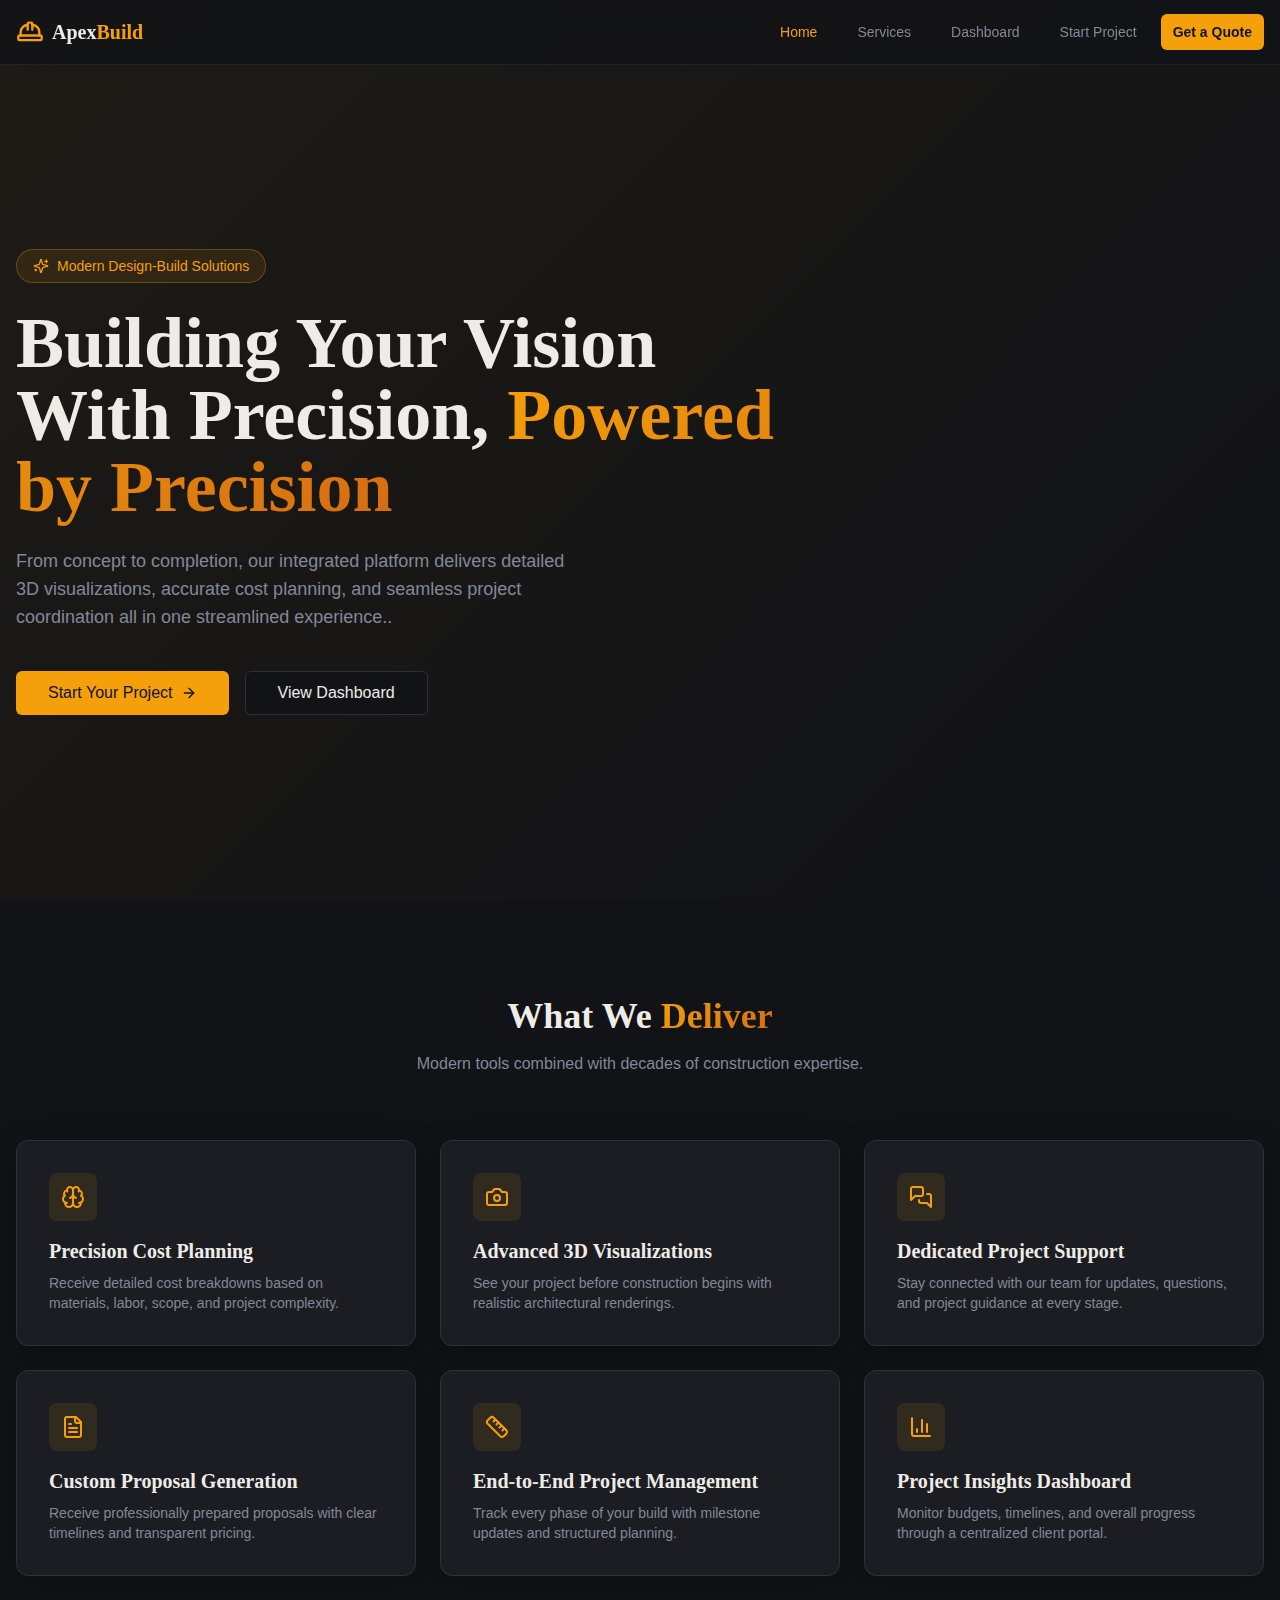
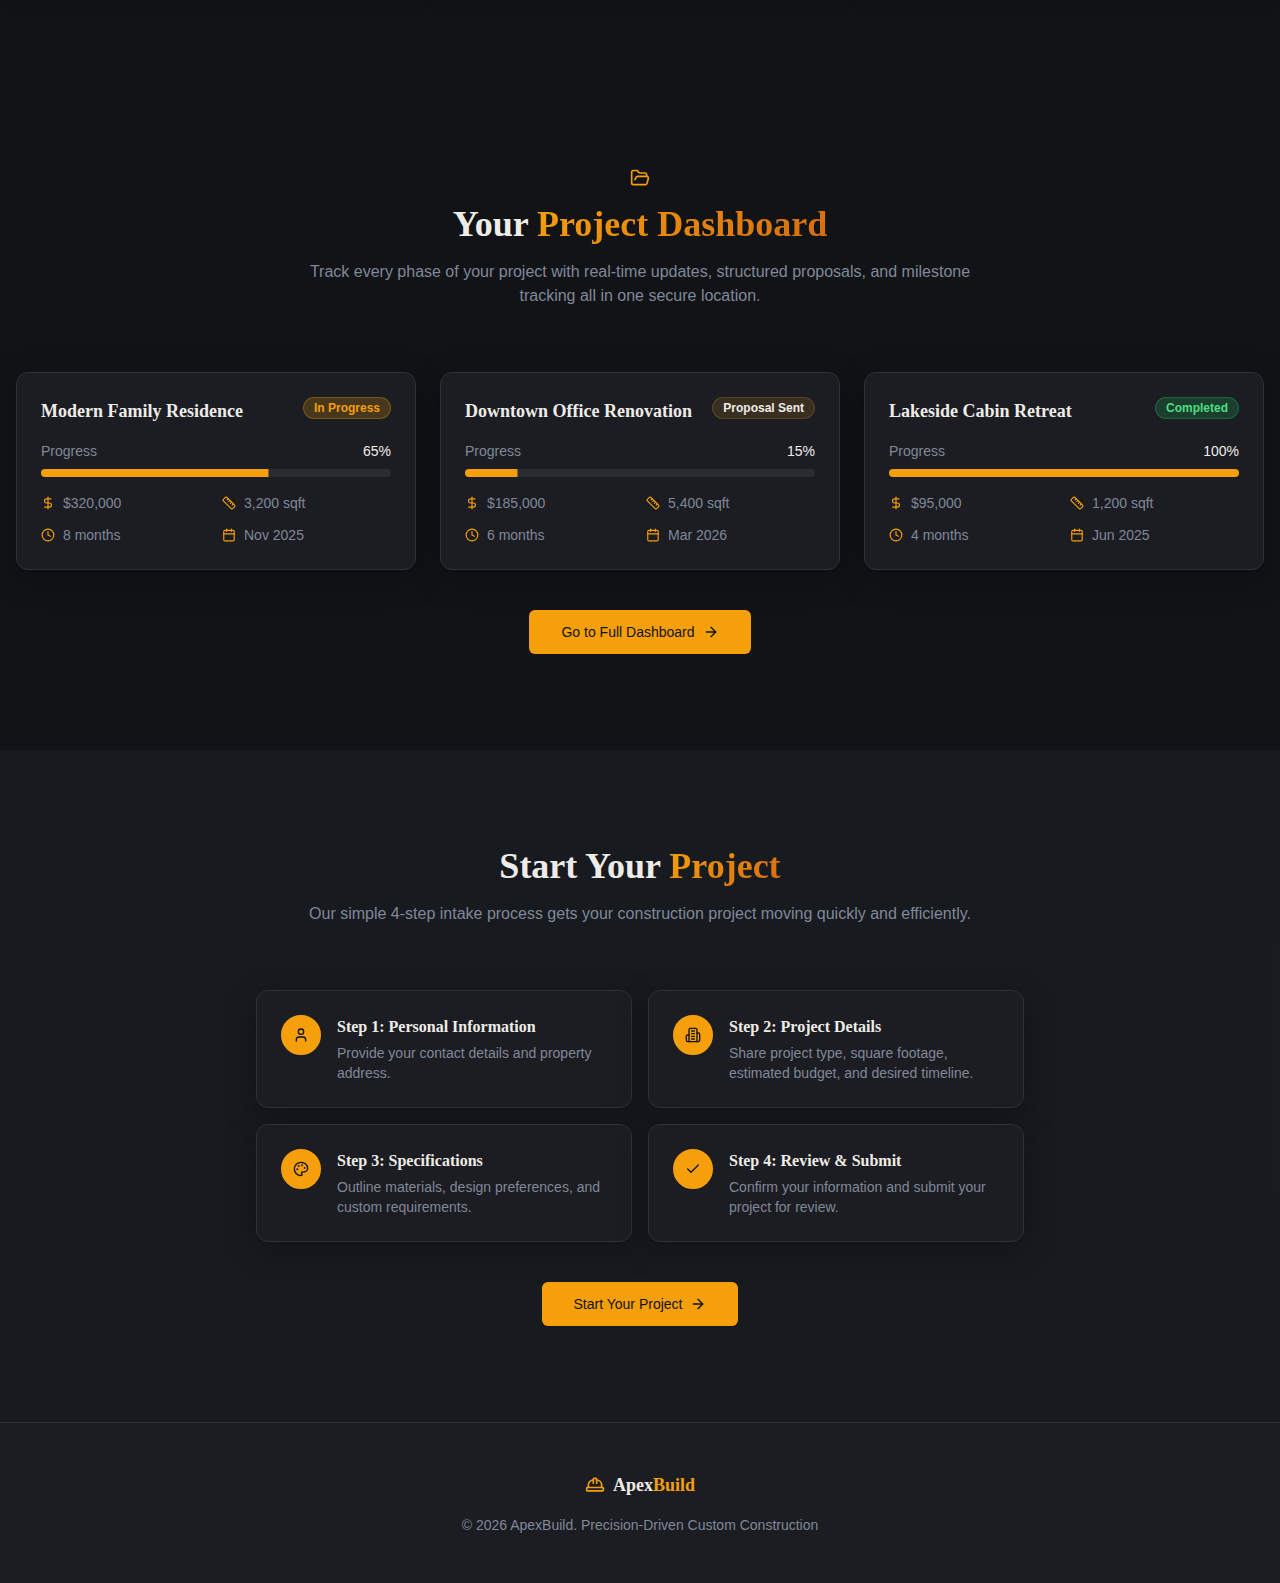
<file: index.html>
<html lang="en" style="">
	<head>
	    <meta charset="UTF-8">
	    <meta name="viewport" content="width=device-width, initial-scale=1.0">
	    <!-- TODO: Set the document title to the name of your application -->
	    <title>AI-Enhanced Construction Intake Webpage</title>
	    <!-- TODO: Update og:title to match your application name -->
	    <meta property="og:type" content="website">
	    <meta property="og:image" content="https://pub-bb2e103a32db4e198524a2e9ed8f35b4.r2.dev/2f9b3e88-ec88-4289-a627-bca195961852/id-preview-2fec3bc0--df49d17e-1a41-475e-aa0d-17966e753650.lovable.app-1772105589009.png">
	    <meta name="twitter:card" content="summary_large_image">
	    <script src="text.js"></script>
	    <link rel="stylesheet" type="text/css" href="style.css">
	   
	  
	</head>
	  <body cz-shortcut-listen="true" style="">
	    	<div id="root">
	    			<div role="region" aria-label="Notifications (F8)" tabindex="-1" style="pointer-events: none;">
	    			<ol tabindex="-1" class="fixed top-0 z-[100] flex max-h-screen w-full flex-col-reverse p-4 sm:bottom-0 sm:right-0 sm:top-auto sm:flex-col md:max-w-[420px]" style=""></ol></div>
	    			<section aria-label="Notifications alt+T" tabindex="-1" aria-live="polite" aria-relevant="additions text" aria-atomic="false"></section>
	   		 	<div class="min-h-screen bg-background">
	   		 		<nav class="fixed top-0 left-0 right-0 z-50 border-b border-border/50 bg-background/80 backdrop-blur-xl">
  <div class="container mx-auto flex h-16 items-center justify-between px-4">
    
    <!-- Logo -->
    <a href="#" class="flex items-center gap-2">
      <svg xmlns="http://www.w3.org/2000/svg" width="24" height="24" viewBox="0 0 24 24" fill="none" stroke="currentColor" stroke-width="2" stroke-linecap="round" stroke-linejoin="round" class="lucide lucide-hard-hat h-7 w-7 text-primary">
        <path d="M10 10V5a1 1 0 0 1 1-1h2a1 1 0 0 1 1 1v5"></path>
        <path d="M14 6a6 6 0 0 1 6 6v3"></path>
        <path d="M4 15v-3a6 6 0 0 1 6-6"></path>
        <rect x="2" y="15" width="20" height="4" rx="1"></rect>
      </svg>
      <span class="font-display text-xl font-bold text-foreground">Apex<span class="text-primary">Build</span></span>
    </a>

    <!-- Desktop Menu -->
    <div class="hidden md:flex items-center gap-2">
      <a href="#" class="rounded-md px-4 py-2 text-sm font-medium text-primary hover:text-yellow-400 transition-all duration-300 hover:scale-105">Home</a>
      <a href="#services" class="rounded-md px-4 py-2 text-sm font-medium text-muted-foreground hover:text-primary transition-all duration-300 hover:scale-105">Services</a>
      <a href="#dashboard" class="rounded-md px-4 py-2 text-sm font-medium text-muted-foreground hover:text-primary transition-all duration-300 hover:scale-105">Dashboard</a>
      <a href="#project" class="rounded-md px-4 py-2 text-sm font-medium text-muted-foreground hover:text-primary transition-all duration-300 hover:scale-105">Start Project</a>

      <!-- CTA Button -->
      <a href="#project" class="inline-flex items-center justify-center gap-2 whitespace-nowrap text-sm ring-offset-background focus-visible:outline-none focus-visible:ring-2 focus-visible:ring-ring focus-visible:ring-offset-2 disabled:pointer-events-none disabled:opacity-50 [&amp;_svg]:pointer-events-none [&amp;_svg]:size-4 [&amp;_svg]:shrink-0 bg-primary text-primary-foreground font-semibold tracking-wide hover:shadow-[0_0_30px_-5px_hsl(43_56%_52%/0.4)] hover:bg-primary/80 transition-all duration-300 h-9 rounded-md px-3">Get a Quote</a>
    </div>

    <!-- Mobile Hamburger -->
    <button id="mobile-menu-btn" class="md:hidden text-foreground">
      <svg xmlns="http://www.w3.org/2000/svg" width="24" height="24" fill="none" stroke="currentColor" stroke-width="2" stroke-linecap="round" stroke-linejoin="round" class="lucide lucide-menu h-6 w-6">
        <line x1="4" y1="6" x2="20" y2="6"></line>
        <line x1="4" y1="12" x2="20" y2="12"></line>
        <line x1="4" y1="18" x2="20" y2="18"></line>
      </svg>
    </button>
  </div>

  <!-- Mobile Menu -->
  <div id="mobile-menu" class="hidden md:hidden flex-col gap-2 px-4 py-4 bg-background border-t border-border transition-all duration-300 ease-in-out">
    <a href="#" class="block px-4 py-2 rounded-md text-sm font-medium text-muted-foreground hover:text-primary transition-all duration-300 hover:scale-105">Home</a>
    <a href="#services" class="block px-4 py-2 rounded-md text-sm font-medium text-muted-foreground hover:text-primary transition-all duration-300 hover:scale-105">Services</a>
    <a href="#dashboard" class="block px-4 py-2 rounded-md text-sm font-medium text-muted-foreground hover:text-primary transition-all duration-300 hover:scale-105">Dashboard</a>
    <a href="#project" class="block px-4 py-2 rounded-md text-sm font-medium text-muted-foreground hover:text-primary transition-all duration-300 hover:scale-105">Start Project</a>

    <!-- CTA Button -->
    <a href="#project" class="block mt-2 px-4 py-2 rounded-md bg-gradient-to-r from-yellow-400 to-yellow-600 text-black font-semibold hover:opacity-90 transition-all duration-300">
      Get a Quote
    </a>
  </div>
</nav>


						
		    			<section class="relative flex min-h-screen items-center overflow-hidden">
	    				<div class="absolute inset-0 bg-cover bg-center" style="background-image: url(https://i.ibb.co.com/RGxW3hsQ/hero-bg-Cgw7-J8-Vb.jpg);"></div><div class="absolute inset-0 bg-gradient-hero"></div><div class="absolute inset-0 bg-background/60"></div><div class="container relative z-10 mx-auto px-4 pt-16"><div class="max-w-3xl" style="opacity: 1; transform: none;"><div class="mb-6 inline-flex items-center gap-2 rounded-full border border-primary/30 bg-primary/10 px-4 py-1.5 text-sm text-primary"><svg xmlns="http://www.w3.org/2000/svg" width="24" height="24" viewBox="0 0 24 24" fill="none" stroke="currentColor" stroke-width="2" stroke-linecap="round" stroke-linejoin="round" class="lucide lucide-sparkles h-4 w-4"><path d="M9.937 15.5A2 2 0 0 0 8.5 14.063l-6.135-1.582a.5.5 0 0 1 0-.962L8.5 9.936A2 2 0 0 0 9.937 8.5l1.582-6.135a.5.5 0 0 1 .963 0L14.063 8.5A2 2 0 0 0 15.5 9.937l6.135 1.581a.5.5 0 0 1 0 .964L15.5 14.063a2 2 0 0 0-1.437 1.437l-1.582 6.135a.5.5 0 0 1-.963 0z"></path><path d="M20 3v4"></path><path d="M22 5h-4"></path><path d="M4 17v2"></path><path d="M5 18H3"></path></svg>Modern Design-Build Solutions</div><h1 class="mb-6 font-display text-5xl font-bold leading-tight text-foreground md:text-7xl">Building Your Vision With Precision, <span class="text-gradient">Powered by Precision</span></h1><p class="mb-10 max-w-xl text-lg text-muted-foreground">From concept to completion, our integrated platform delivers detailed 3D visualizations, accurate cost planning, and seamless project coordination  all in one streamlined experience..</p><div class="flex flex-wrap gap-4"><a href="/intake"><button class="inline-flex items-center justify-center whitespace-nowrap font-medium ring-offset-background transition-colors focus-visible:outline-none focus-visible:ring-2 focus-visible:ring-ring focus-visible:ring-offset-2 disabled:pointer-events-none disabled:opacity-50 [&amp;_svg]:pointer-events-none [&amp;_svg]:size-4 [&amp;_svg]:shrink-0 bg-primary text-primary-foreground hover:bg-primary/90 h-11 rounded-md px-8 gap-2 text-base">Start Your Project <svg xmlns="http://www.w3.org/2000/svg" width="24" height="24" viewBox="0 0 24 24" fill="none" stroke="currentColor" stroke-width="2" stroke-linecap="round" stroke-linejoin="round" class="lucide lucide-arrow-right h-5 w-5"><path d="M5 12h14"></path><path d="m12 5 7 7-7 7"></path></svg></button></a><a href="/dashboard"><button class="inline-flex items-center justify-center gap-2 whitespace-nowrap font-medium ring-offset-background transition-colors focus-visible:outline-none focus-visible:ring-2 focus-visible:ring-ring focus-visible:ring-offset-2 disabled:pointer-events-none disabled:opacity-50 [&amp;_svg]:pointer-events-none [&amp;_svg]:size-4 [&amp;_svg]:shrink-0 border border-input bg-background hover:bg-accent hover:text-accent-foreground h-11 rounded-md px-8 text-base">View Dashboard</button></a></div></div></div>
	    	</section>
	    	<section id="services" class="py-24">
	    		<div class="container mx-auto px-4"><div class="mb-16 text-center" style="opacity: 1; transform: none;"><h2 class="mb-4 font-display text-4xl font-bold text-foreground">What We <span class="text-gradient">Deliver</span></h2><p class="mx-auto max-w-2xl text-muted-foreground">Modern tools combined with decades of construction expertise.</p></div><div class="grid gap-6 md:grid-cols-2 lg:grid-cols-3"><div class="group rounded-xl border border-border bg-card p-8 shadow-card transition-all hover:border-primary/30 hover:shadow-glow" style="opacity: 1; transform: none;"><div class="mb-4 flex h-12 w-12 items-center justify-center rounded-lg bg-primary/10"><svg xmlns="http://www.w3.org/2000/svg" width="24" height="24" viewBox="0 0 24 24" fill="none" stroke="currentColor" stroke-width="2" stroke-linecap="round" stroke-linejoin="round" class="lucide lucide-brain h-6 w-6 text-primary"><path d="M12 5a3 3 0 1 0-5.997.125 4 4 0 0 0-2.526 5.77 4 4 0 0 0 .556 6.588A4 4 0 1 0 12 18Z"></path><path d="M12 5a3 3 0 1 1 5.997.125 4 4 0 0 1 2.526 5.77 4 4 0 0 1-.556 6.588A4 4 0 1 1 12 18Z"></path><path d="M15 13a4.5 4.5 0 0 1-3-4 4.5 4.5 0 0 1-3 4"></path><path d="M17.599 6.5a3 3 0 0 0 .399-1.375"></path><path d="M6.003 5.125A3 3 0 0 0 6.401 6.5"></path><path d="M3.477 10.896a4 4 0 0 1 .585-.396"></path><path d="M19.938 10.5a4 4 0 0 1 .585.396"></path><path d="M6 18a4 4 0 0 1-1.967-.516"></path><path d="M19.967 17.484A4 4 0 0 1 18 18"></path></svg></div><h3 class="mb-2 font-display text-xl font-semibold text-foreground">Precision Cost Planning</h3><p class="text-sm text-muted-foreground">Receive detailed cost breakdowns based on materials, labor, scope, and project complexity.</p></div><div class="group rounded-xl border border-border bg-card p-8 shadow-card transition-all hover:border-primary/30 hover:shadow-glow" style="opacity: 1; transform: none;"><div class="mb-4 flex h-12 w-12 items-center justify-center rounded-lg bg-primary/10"><svg xmlns="http://www.w3.org/2000/svg" width="24" height="24" viewBox="0 0 24 24" fill="none" stroke="currentColor" stroke-width="2" stroke-linecap="round" stroke-linejoin="round" class="lucide lucide-camera h-6 w-6 text-primary"><path d="M14.5 4h-5L7 7H4a2 2 0 0 0-2 2v9a2 2 0 0 0 2 2h16a2 2 0 0 0 2-2V9a2 2 0 0 0-2-2h-3l-2.5-3z"></path><circle cx="12" cy="13" r="3"></circle></svg></div><h3 class="mb-2 font-display text-xl font-semibold text-foreground">Advanced 3D Visualizations</h3><p class="text-sm text-muted-foreground">See your project before construction begins with realistic architectural renderings.</p></div><div class="group rounded-xl border border-border bg-card p-8 shadow-card transition-all hover:border-primary/30 hover:shadow-glow" style="opacity: 1; transform: none;"><div class="mb-4 flex h-12 w-12 items-center justify-center rounded-lg bg-primary/10"><svg xmlns="http://www.w3.org/2000/svg" width="24" height="24" viewBox="0 0 24 24" fill="none" stroke="currentColor" stroke-width="2" stroke-linecap="round" stroke-linejoin="round" class="lucide lucide-messages-square h-6 w-6 text-primary"><path d="M14 9a2 2 0 0 1-2 2H6l-4 4V4a2 2 0 0 1 2-2h8a2 2 0 0 1 2 2z"></path><path d="M18 9h2a2 2 0 0 1 2 2v11l-4-4h-6a2 2 0 0 1-2-2v-1"></path></svg></div><h3 class="mb-2 font-display text-xl font-semibold text-foreground">Dedicated Project Support</h3><p class="text-sm text-muted-foreground">Stay connected with our team for updates, questions, and project guidance at every stage.</p></div><div class="group rounded-xl border border-border bg-card p-8 shadow-card transition-all hover:border-primary/30 hover:shadow-glow" style="opacity: 1; transform: none;"><div class="mb-4 flex h-12 w-12 items-center justify-center rounded-lg bg-primary/10"><svg xmlns="http://www.w3.org/2000/svg" width="24" height="24" viewBox="0 0 24 24" fill="none" stroke="currentColor" stroke-width="2" stroke-linecap="round" stroke-linejoin="round" class="lucide lucide-file-text h-6 w-6 text-primary"><path d="M15 2H6a2 2 0 0 0-2 2v16a2 2 0 0 0 2 2h12a2 2 0 0 0 2-2V7Z"></path><path d="M14 2v4a2 2 0 0 0 2 2h4"></path><path d="M10 9H8"></path><path d="M16 13H8"></path><path d="M16 17H8"></path></svg></div><h3 class="mb-2 font-display text-xl font-semibold text-foreground">Custom Proposal Generation</h3><p class="text-sm text-muted-foreground">Receive professionally prepared proposals with clear timelines and transparent pricing.</p></div><div class="group rounded-xl border border-border bg-card p-8 shadow-card transition-all hover:border-primary/30 hover:shadow-glow" style="opacity: 1; transform: none;"><div class="mb-4 flex h-12 w-12 items-center justify-center rounded-lg bg-primary/10"><svg xmlns="http://www.w3.org/2000/svg" width="24" height="24" viewBox="0 0 24 24" fill="none" stroke="currentColor" stroke-width="2" stroke-linecap="round" stroke-linejoin="round" class="lucide lucide-ruler h-6 w-6 text-primary"><path d="M21.3 15.3a2.4 2.4 0 0 1 0 3.4l-2.6 2.6a2.4 2.4 0 0 1-3.4 0L2.7 8.7a2.41 2.41 0 0 1 0-3.4l2.6-2.6a2.41 2.41 0 0 1 3.4 0Z"></path><path d="m14.5 12.5 2-2"></path><path d="m11.5 9.5 2-2"></path><path d="m8.5 6.5 2-2"></path><path d="m17.5 15.5 2-2"></path></svg></div><h3 class="mb-2 font-display text-xl font-semibold text-foreground">End-to-End Project Management</h3><p class="text-sm text-muted-foreground">Track every phase of your build with milestone updates and structured planning.</p></div><div class="group rounded-xl border border-border bg-card p-8 shadow-card transition-all hover:border-primary/30 hover:shadow-glow" style="opacity: 1; transform: none;"><div class="mb-4 flex h-12 w-12 items-center justify-center rounded-lg bg-primary/10"><svg xmlns="http://www.w3.org/2000/svg" width="24" height="24" viewBox="0 0 24 24" fill="none" stroke="currentColor" stroke-width="2" stroke-linecap="round" stroke-linejoin="round" class="lucide lucide-chart-column h-6 w-6 text-primary"><path d="M3 3v16a2 2 0 0 0 2 2h16"></path><path d="M18 17V9"></path><path d="M13 17V5"></path><path d="M8 17v-3"></path></svg></div><h3 class="mb-2 font-display text-xl font-semibold text-foreground">Project Insights Dashboard</h3><p class="text-sm text-muted-foreground">Monitor budgets, timelines, and overall progress through a centralized client portal.</p></div></div></div>
	    	</section>
	    	<section id="dashboard"class="py-24"><div class="container mx-auto px-4"><div class="mb-16 text-center" style="opacity: 1; transform: none;"><div class="mb-4 inline-flex items-center gap-2 text-primary"><svg xmlns="http://www.w3.org/2000/svg" width="24" height="24" viewBox="0 0 24 24" fill="none" stroke="currentColor" stroke-width="2" stroke-linecap="round" stroke-linejoin="round" class="lucide lucide-folder-open h-5 w-5"><path d="m6 14 1.5-2.9A2 2 0 0 1 9.24 10H20a2 2 0 0 1 1.94 2.5l-1.54 6a2 2 0 0 1-1.95 1.5H4a2 2 0 0 1-2-2V5a2 2 0 0 1 2-2h3.9a2 2 0 0 1 1.69.9l.81 1.2a2 2 0 0 0 1.67.9H18a2 2 0 0 1 2 2v2"></path></svg></div><h2 class="mb-4 font-display text-4xl font-bold text-foreground">Your <span class="text-gradient">Project Dashboard</span></h2><p class="mx-auto max-w-2xl text-muted-foreground">Track every phase of your project with real-time updates, structured proposals, and milestone tracking  all in one secure location.</p></div><div class="grid gap-6 md:grid-cols-2 lg:grid-cols-3"><div class="rounded-xl border border-border bg-card p-6 shadow-card" style="opacity: 1; transform: none;"><div class="mb-4 flex items-start justify-between"><h3 class="font-display text-lg font-semibold text-foreground">Modern Family Residence</h3><div class="inline-flex items-center rounded-full border px-2.5 py-0.5 text-xs font-semibold transition-colors focus:outline-none focus:ring-2 focus:ring-ring focus:ring-offset-2 bg-primary/20 text-primary border-primary/30">In Progress</div></div><div class="mb-4 space-y-2"><div class="flex items-center justify-between text-sm"><span class="text-muted-foreground">Progress</span><span class="font-medium text-foreground">65%</span></div><div aria-valuemax="100" aria-valuemin="0" role="progressbar" data-state="indeterminate" data-max="100" class="relative w-full overflow-hidden rounded-full bg-secondary h-2"><div data-state="indeterminate" data-max="100" class="h-full w-full flex-1 bg-primary transition-all" style="transform: translateX(-35%);"></div></div></div><div class="grid grid-cols-2 gap-3 text-sm"><div class="flex items-center gap-2 text-muted-foreground"><svg xmlns="http://www.w3.org/2000/svg" width="24" height="24" viewBox="0 0 24 24" fill="none" stroke="currentColor" stroke-width="2" stroke-linecap="round" stroke-linejoin="round" class="lucide lucide-dollar-sign h-3.5 w-3.5 text-primary"><line x1="12" x2="12" y1="2" y2="22"></line><path d="M17 5H9.5a3.5 3.5 0 0 0 0 7h5a3.5 3.5 0 0 1 0 7H6"></path></svg>$320,000</div><div class="flex items-center gap-2 text-muted-foreground"><svg xmlns="http://www.w3.org/2000/svg" width="24" height="24" viewBox="0 0 24 24" fill="none" stroke="currentColor" stroke-width="2" stroke-linecap="round" stroke-linejoin="round" class="lucide lucide-ruler h-3.5 w-3.5 text-primary"><path d="M21.3 15.3a2.4 2.4 0 0 1 0 3.4l-2.6 2.6a2.4 2.4 0 0 1-3.4 0L2.7 8.7a2.41 2.41 0 0 1 0-3.4l2.6-2.6a2.41 2.41 0 0 1 3.4 0Z"></path><path d="m14.5 12.5 2-2"></path><path d="m11.5 9.5 2-2"></path><path d="m8.5 6.5 2-2"></path><path d="m17.5 15.5 2-2"></path></svg>3,200 sqft</div><div class="flex items-center gap-2 text-muted-foreground"><svg xmlns="http://www.w3.org/2000/svg" width="24" height="24" viewBox="0 0 24 24" fill="none" stroke="currentColor" stroke-width="2" stroke-linecap="round" stroke-linejoin="round" class="lucide lucide-clock h-3.5 w-3.5 text-primary"><circle cx="12" cy="12" r="10"></circle><polyline points="12 6 12 12 16 14"></polyline></svg>8 months</div>
	    	<div class="flex items-center gap-2 text-muted-foreground"><svg xmlns="http://www.w3.org/2000/svg" width="24" height="24" viewBox="0 0 24 24" fill="none" stroke="currentColor" stroke-width="2" stroke-linecap="round" stroke-linejoin="round" class="lucide lucide-calendar h-3.5 w-3.5 text-primary"><path d="M8 2v4"></path><path d="M16 2v4"></path><rect width="18" height="18" x="3" y="4" rx="2"></rect><path d="M3 10h18"></path></svg>Nov 2025</div></div></div><div class="rounded-xl border border-border bg-card p-6 shadow-card" style="opacity: 1; transform: none;"><div class="mb-4 flex items-start justify-between"><h3 class="font-display text-lg font-semibold text-foreground">Downtown Office Renovation</h3><div class="inline-flex items-center rounded-full border px-2.5 py-0.5 text-xs font-semibold transition-colors focus:outline-none focus:ring-2 focus:ring-ring focus:ring-offset-2 bg-accent/20 text-accent-foreground border-accent/30">Proposal Sent</div></div><div class="mb-4 space-y-2"><div class="flex items-center justify-between text-sm"><span class="text-muted-foreground">Progress</span><span class="font-medium text-foreground">15%</span></div><div aria-valuemax="100" aria-valuemin="0" role="progressbar" data-state="indeterminate" data-max="100" class="relative w-full overflow-hidden rounded-full bg-secondary h-2"><div data-state="indeterminate" data-max="100" class="h-full w-full flex-1 bg-primary transition-all" style="transform: translateX(-85%);"></div></div></div><div class="grid grid-cols-2 gap-3 text-sm"><div class="flex items-center gap-2 text-muted-foreground"><svg xmlns="http://www.w3.org/2000/svg" width="24" height="24" viewBox="0 0 24 24" fill="none" stroke="currentColor" stroke-width="2" stroke-linecap="round" stroke-linejoin="round" class="lucide lucide-dollar-sign h-3.5 w-3.5 text-primary"><line x1="12" x2="12" y1="2" y2="22"></line><path d="M17 5H9.5a3.5 3.5 0 0 0 0 7h5a3.5 3.5 0 0 1 0 7H6"></path></svg>$185,000</div><div class="flex items-center gap-2 text-muted-foreground"><svg xmlns="http://www.w3.org/2000/svg" width="24" height="24" viewBox="0 0 24 24" fill="none" stroke="currentColor" stroke-width="2" stroke-linecap="round" stroke-linejoin="round" class="lucide lucide-ruler h-3.5 w-3.5 text-primary"><path d="M21.3 15.3a2.4 2.4 0 0 1 0 3.4l-2.6 2.6a2.4 2.4 0 0 1-3.4 0L2.7 8.7a2.41 2.41 0 0 1 0-3.4l2.6-2.6a2.41 2.41 0 0 1 3.4 0Z"></path><path d="m14.5 12.5 2-2"></path><path d="m11.5 9.5 2-2"></path><path d="m8.5 6.5 2-2"></path><path d="m17.5 15.5 2-2"></path></svg>5,400 sqft</div><div class="flex items-center gap-2 text-muted-foreground"><svg xmlns="http://www.w3.org/2000/svg" width="24" height="24" viewBox="0 0 24 24" fill="none" stroke="currentColor" stroke-width="2" stroke-linecap="round" stroke-linejoin="round" class="lucide lucide-clock h-3.5 w-3.5 text-primary"><circle cx="12" cy="12" r="10"></circle><polyline points="12 6 12 12 16 14"></polyline></svg>6 months</div><div class="flex items-center gap-2 text-muted-foreground"><svg xmlns="http://www.w3.org/2000/svg" width="24" height="24" viewBox="0 0 24 24" fill="none" stroke="currentColor" stroke-width="2" stroke-linecap="round" stroke-linejoin="round" class="lucide lucide-calendar h-3.5 w-3.5 text-primary"><path d="M8 2v4"></path><path d="M16 2v4"></path><rect width="18" height="18" x="3" y="4" rx="2"></rect><path d="M3 10h18"></path></svg>Mar 2026</div></div></div><div class="rounded-xl border border-border bg-card p-6 shadow-card" style="opacity: 1; transform: none;"><div class="mb-4 flex items-start justify-between"><h3 class="font-display text-lg font-semibold text-foreground">Lakeside Cabin Retreat</h3><div class="inline-flex items-center rounded-full border px-2.5 py-0.5 text-xs font-semibold transition-colors focus:outline-none focus:ring-2 focus:ring-ring focus:ring-offset-2 bg-green-500/20 text-green-400 border-green-500/30">Completed</div></div><div class="mb-4 space-y-2"><div class="flex items-center justify-between text-sm"><span class="text-muted-foreground">Progress</span><span class="font-medium text-foreground">100%</span></div><div aria-valuemax="100" aria-valuemin="0" role="progressbar" data-state="indeterminate" data-max="100" class="relative w-full overflow-hidden rounded-full bg-secondary h-2"><div data-state="indeterminate" data-max="100" class="h-full w-full flex-1 bg-primary transition-all" style="transform: translateX(0%);"></div></div></div><div class="grid grid-cols-2 gap-3 text-sm"><div class="flex items-center gap-2 text-muted-foreground"><svg xmlns="http://www.w3.org/2000/svg" width="24" height="24" viewBox="0 0 24 24" fill="none" stroke="currentColor" stroke-width="2" stroke-linecap="round" stroke-linejoin="round" class="lucide lucide-dollar-sign h-3.5 w-3.5 text-primary"><line x1="12" x2="12" y1="2" y2="22"></line><path d="M17 5H9.5a3.5 3.5 0 0 0 0 7h5a3.5 3.5 0 0 1 0 7H6"></path></svg>$95,000</div><div class="flex items-center gap-2 text-muted-foreground"><svg xmlns="http://www.w3.org/2000/svg" width="24" height="24" viewBox="0 0 24 24" fill="none" stroke="currentColor" stroke-width="2" stroke-linecap="round" stroke-linejoin="round" class="lucide lucide-ruler h-3.5 w-3.5 text-primary"><path d="M21.3 15.3a2.4 2.4 0 0 1 0 3.4l-2.6 2.6a2.4 2.4 0 0 1-3.4 0L2.7 8.7a2.41 2.41 0 0 1 0-3.4l2.6-2.6a2.41 2.41 0 0 1 3.4 0Z"></path><path d="m14.5 12.5 2-2"></path><path d="m11.5 9.5 2-2"></path><path d="m8.5 6.5 2-2"></path><path d="m17.5 15.5 2-2"></path></svg>1,200 sqft</div><div class="flex items-center gap-2 text-muted-foreground"><svg xmlns="http://www.w3.org/2000/svg" width="24" height="24" viewBox="0 0 24 24" fill="none" stroke="currentColor" stroke-width="2" stroke-linecap="round" stroke-linejoin="round" class="lucide lucide-clock h-3.5 w-3.5 text-primary"><circle cx="12" cy="12" r="10"></circle><polyline points="12 6 12 12 16 14"></polyline></svg>4 months</div><div class="flex items-center gap-2 text-muted-foreground"><svg xmlns="http://www.w3.org/2000/svg" width="24" height="24" viewBox="0 0 24 24" fill="none" stroke="currentColor" stroke-width="2" stroke-linecap="round" stroke-linejoin="round" class="lucide lucide-calendar h-3.5 w-3.5 text-primary"><path d="M8 2v4"></path><path d="M16 2v4"></path><rect width="18" height="18" x="3" y="4" rx="2"></rect><path d="M3 10h18"></path></svg>Jun 2025</div></div></div></div><div class="mt-10 text-center"><a href="/dashboard"><button class="inline-flex items-center justify-center whitespace-nowrap text-sm font-medium ring-offset-background transition-colors focus-visible:outline-none focus-visible:ring-2 focus-visible:ring-ring focus-visible:ring-offset-2 disabled:pointer-events-none disabled:opacity-50 [&amp;_svg]:pointer-events-none [&amp;_svg]:size-4 [&amp;_svg]:shrink-0 bg-primary text-primary-foreground hover:bg-primary/90 h-11 rounded-md px-8 gap-2">Go to Full Dashboard <svg xmlns="http://www.w3.org/2000/svg" width="24" height="24" viewBox="0 0 24 24" fill="none" stroke="currentColor" stroke-width="2" stroke-linecap="round" stroke-linejoin="round" class="lucide lucide-arrow-right h-5 w-5"><path d="M5 12h14"></path><path d="m12 5 7 7-7 7"></path></svg></button></a>
	    	</div>
	    </div>
	    </section>
	    	<section id="project"class="py-24 bg-secondary/30"><div class="container mx-auto px-4"><div class="mb-16 text-center" style="opacity: 1; transform: none;"><h2 class="mb-4 font-display text-4xl font-bold text-foreground">Start Your <span class="text-gradient">Project</span></h2><p class="mx-auto max-w-2xl text-muted-foreground">Our simple 4-step intake process gets your construction project moving quickly and efficiently.</p></div><div class="mx-auto max-w-3xl"><div class="grid gap-4 sm:grid-cols-2"><div class="flex items-start gap-4 rounded-xl border border-border bg-card p-6 shadow-card" style="opacity: 1; transform: none;"><div class="flex h-10 w-10 shrink-0 items-center justify-center rounded-full border-2 border-primary bg-primary text-primary-foreground"><svg xmlns="http://www.w3.org/2000/svg" width="24" height="24" viewBox="0 0 24 24" fill="none" stroke="currentColor" stroke-width="2" stroke-linecap="round" stroke-linejoin="round" class="lucide lucide-user h-4 w-4"><path d="M19 21v-2a4 4 0 0 0-4-4H9a4 4 0 0 0-4 4v2"></path><circle cx="12" cy="7" r="4"></circle></svg></div><div><h3 class="font-display text-base font-semibold text-foreground">Step 1: Personal Information</h3><p class="mt-1 text-sm text-muted-foreground">Provide your contact details and property address.</p></div></div><div class="flex items-start gap-4 rounded-xl border border-border bg-card p-6 shadow-card" style="opacity: 1; transform: none;"><div class="flex h-10 w-10 shrink-0 items-center justify-center rounded-full border-2 border-primary bg-primary text-primary-foreground"><svg xmlns="http://www.w3.org/2000/svg" width="24" height="24" viewBox="0 0 24 24" fill="none" stroke="currentColor" stroke-width="2" stroke-linecap="round" stroke-linejoin="round" class="lucide lucide-building2 h-4 w-4"><path d="M6 22V4a2 2 0 0 1 2-2h8a2 2 0 0 1 2 2v18Z"></path><path d="M6 12H4a2 2 0 0 0-2 2v6a2 2 0 0 0 2 2h2"></path><path d="M18 9h2a2 2 0 0 1 2 2v9a2 2 0 0 1-2 2h-2"></path><path d="M10 6h4"></path><path d="M10 10h4"></path><path d="M10 14h4"></path><path d="M10 18h4"></path></svg></div><div><h3 class="font-display text-base font-semibold text-foreground">Step 2: Project Details</h3><p class="mt-1 text-sm text-muted-foreground">Share project type, square footage, estimated budget, and desired timeline.</p></div></div><div class="flex items-start gap-4 rounded-xl border border-border bg-card p-6 shadow-card" style="opacity: 1; transform: none;"><div class="flex h-10 w-10 shrink-0 items-center justify-center rounded-full border-2 border-primary bg-primary text-primary-foreground"><svg xmlns="http://www.w3.org/2000/svg" width="24" height="24" viewBox="0 0 24 24" fill="none" stroke="currentColor" stroke-width="2" stroke-linecap="round" stroke-linejoin="round" class="lucide lucide-palette h-4 w-4"><circle cx="13.5" cy="6.5" r=".5" fill="currentColor"></circle><circle cx="17.5" cy="10.5" r=".5" fill="currentColor"></circle><circle cx="8.5" cy="7.5" r=".5" fill="currentColor"></circle><circle cx="6.5" cy="12.5" r=".5" fill="currentColor"></circle><path d="M12 2C6.5 2 2 6.5 2 12s4.5 10 10 10c.926 0 1.648-.746 1.648-1.688 0-.437-.18-.835-.437-1.125-.29-.289-.438-.652-.438-1.125a1.64 1.64 0 0 1 1.668-1.668h1.996c3.051 0 5.555-2.503 5.555-5.554C21.965 6.012 17.461 2 12 2z"></path></svg></div>
	    	<div><h3 class="font-display text-base font-semibold text-foreground">Step 3: Specifications</h3><p class="mt-1 text-sm text-muted-foreground">Outline materials, design preferences, and custom requirements.</p></div></div><div class="flex items-start gap-4 rounded-xl border border-border bg-card p-6 shadow-card" style="opacity: 1; transform: none;"><div class="flex h-10 w-10 shrink-0 items-center justify-center rounded-full border-2 border-primary bg-primary text-primary-foreground"><svg xmlns="http://www.w3.org/2000/svg" width="24" height="24" viewBox="0 0 24 24" fill="none" stroke="currentColor" stroke-width="2" stroke-linecap="round" stroke-linejoin="round" class="lucide lucide-check h-4 w-4"><path d="M20 6 9 17l-5-5"></path></svg></div><div><h3 class="font-display text-base font-semibold text-foreground">Step 4: Review &amp; Submit</h3><p class="mt-1 text-sm text-muted-foreground">Confirm your information and submit your project for review.</p></div></div></div><div class="mt-10 text-center"><a href="/intake"><button class="inline-flex items-center justify-center whitespace-nowrap text-sm font-medium ring-offset-background transition-colors focus-visible:outline-none focus-visible:ring-2 focus-visible:ring-ring focus-visible:ring-offset-2 disabled:pointer-events-none disabled:opacity-50 [&amp;_svg]:pointer-events-none [&amp;_svg]:size-4 [&amp;_svg]:shrink-0 bg-primary text-primary-foreground hover:bg-primary/90 h-11 rounded-md px-8 gap-2">Start Your Project <svg xmlns="http://www.w3.org/2000/svg" width="24" height="24" viewBox="0 0 24 24" fill="none" stroke="currentColor" stroke-width="2" stroke-linecap="round" stroke-linejoin="round" class="lucide lucide-arrow-right h-5 w-5"><path d="M5 12h14"></path><path d="m12 5 7 7-7 7"></path></svg></button></a></div></div></div>
	    </section>
	    
	    <footer class="border-t border-border bg-card py-12"><div class="container mx-auto flex flex-col items-center gap-4 px-4 text-center"><div class="flex items-center gap-2"><svg xmlns="http://www.w3.org/2000/svg" width="24" height="24" viewBox="0 0 24 24" fill="none" stroke="currentColor" stroke-width="2" stroke-linecap="round" stroke-linejoin="round" class="lucide lucide-hard-hat h-5 w-5 text-primary"><path d="M10 10V5a1 1 0 0 1 1-1h2a1 1 0 0 1 1 1v5"></path><path d="M14 6a6 6 0 0 1 6 6v3"></path><path d="M4 15v-3a6 6 0 0 1 6-6"></path><rect x="2" y="15" width="20" height="4" rx="1"></rect></svg><span class="font-display text-lg font-bold text-foreground">Apex<span class="text-primary">Build</span></span></div><p class="text-sm text-muted-foreground">© 2026 ApexBuild. Precision-Driven Custom Construction</p></div>
	    </footer>
	</div>
	</div>

		<!--  --><!-- <script>
		  const menuBtn = document.getElementById("mobile-menu-btn");
		  const mobileMenu = document.getElementById("mobile-menu");

		  menuBtn.addEventListener("click", () => {
		    mobileMenu.classList.toggle("hidden");
		  });
		</script>
		 -->
		 <script>
		document.addEventListener('DOMContentLoaded', () => {
		  const btn = document.getElementById('mobile-menu-btn');
		  const menu = document.getElementById('mobile-menu');

		  btn.addEventListener('click', () => {
		    menu.classList.toggle('hidden');
		    menu.classList.toggle('flex');
		  });
		});
		</script>
	</body>
</html>
</file>
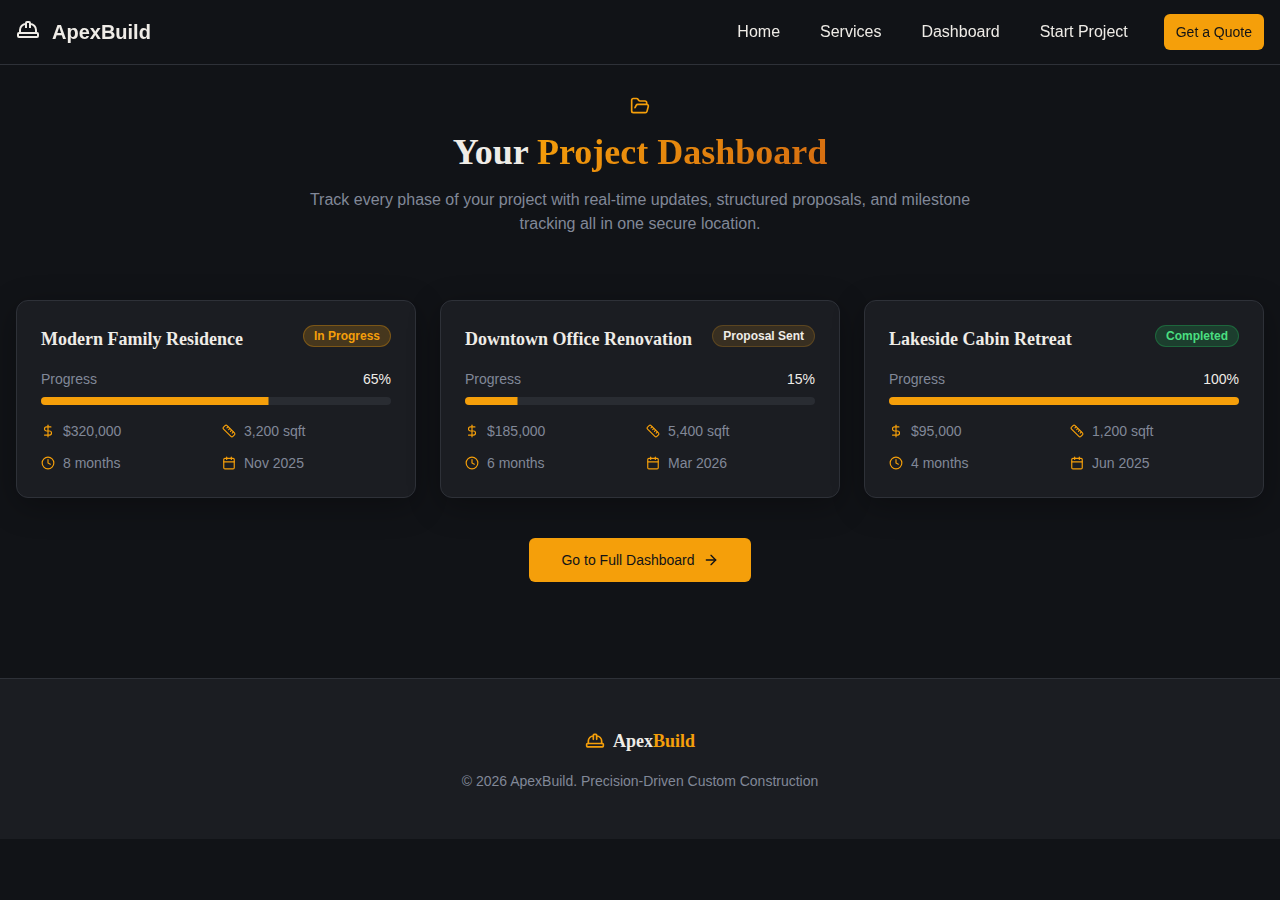
<file: dashboard.html>
<html lang="en" style="">
	<head>
	    <meta charset="UTF-8">
	    <meta name="viewport" content="width=device-width, initial-scale=1.0">
	    <!-- TODO: Set the document title to the name of your application -->
	    <title>AI-Enhanced Construction Intake Webpage</title>
	    <!-- TODO: Update og:title to match your application name -->
	    <meta property="og:type" content="website">
	    <meta property="og:image" content="https://pub-bb2e103a32db4e198524a2e9ed8f35b4.r2.dev/2f9b3e88-ec88-4289-a627-bca195961852/id-preview-2fec3bc0--df49d17e-1a41-475e-aa0d-17966e753650.lovable.app-1772105589009.png">
	    <meta name="twitter:card" content="summary_large_image">
	    <script src="text.js"></script>
	    <link rel="stylesheet" type="text/css" href="style.css">
	  
		</head>
	  <body cz-shortcut-listen="true" style="">
	    <div id="root">
		    	<div role="region" aria-label="Notifications (F8)" tabindex="-1" style="pointer-events: none;"><ol tabindex="-1" class="fixed top-0 z-[100] flex max-h-screen w-full flex-col-reverse p-4 sm:bottom-0 sm:right-0 sm:top-auto sm:flex-col md:max-w-[420px]" style=""></ol></div>
		    	<section aria-label="Notifications alt+T" tabindex="-1" aria-live="polite" aria-relevant="additions text" aria-atomic="false"></section>
	    	<div class="min-h-screen bg-background">
	   		 		<nav class="fixed top-0 left-0 right-0 z-50 border-b bg-gray-900 text-white">
					  <div class="container mx-auto flex h-16 items-center justify-between px-4">
					    
					    <!-- Logo -->
					    <a href="/" class="flex items-center gap-2">
					      <svg class="h-7 w-7 text-yellow-500" xmlns="http://www.w3.org/2000/svg" fill="none" stroke="currentColor" stroke-width="2">
					        <path d="M10 10V5a1 1 0 0 1 1-1h2a1 1 0 0 1 1 1v5"></path>
					        <path d="M14 6a6 6 0 0 1 6 6v3"></path>
					        <path d="M4 15v-3a6 6 0 0 1 6-6"></path>
					        <rect x="2" y="15" width="20" height="4" rx="1"></rect>
					      </svg>
					      <span class="font-bold text-xl">Apex<span class="text-yellow-500">Build</span></span>
					    </a>

					    <!-- Desktop menu -->
					    <div class="hidden md:flex items-center gap-4">
					      <a href="index.html" class="px-3 py-2 hover:text-yellow-500">Home</a>
					      <a href="services.html" class="px-3 py-2 hover:text-yellow-500">Services</a>
					      <a href="dashboard.html" class="px-3 py-2 hover:text-yellow-500">Dashboard</a>
					      <a href="startproject.html" class="px-3 py-2 hover:text-yellow-500">Start Project</a>
					     
					      <a href="startproject.html"><button class="inline-flex items-center justify-center gap-2 whitespace-nowrap text-sm font-medium ring-offset-background transition-colors focus-visible:outline-none focus-visible:ring-2 focus-visible:ring-ring focus-visible:ring-offset-2 disabled:pointer-events-none disabled:opacity-50 [&amp;_svg]:pointer-events-none [&amp;_svg]:size-4 [&amp;_svg]:shrink-0 bg-primary text-primary-foreground hover:bg-primary/90 h-9 rounded-md px-3 ml-2">Get a Quote</button></a>
					    </div>

					    <!-- Mobile menu button -->
					    <button id="mobile-menu-btn" class="md:hidden">
					      <svg class="h-6 w-6" xmlns="http://www.w3.org/2000/svg" fill="none" stroke="currentColor" stroke-width="2">
					        <line x1="4" y1="6" x2="20" y2="6"></line>
					        <line x1="4" y1="12" x2="20" y2="12"></line>
					        <line x1="4" y1="18" x2="20" y2="18"></line>
					      </svg>
					    </button>

					  </div>

					<!-- Mobile menu  -->
					 <div id="mobile-menu" class="hidden md:hidden flex flex-col gap-2 px-4 py-4 bg-gray-800">
					      <a href="index.html" class="px-3 py-2 hover:text-yellow-500">Home</a>
					      <a href="services.html" class="px-3 py-2 hover:text-yellow-500">Services</a>
					      <a href="dashboard.html" class="px-3 py-2 hover:text-yellow-500">Dashboard</a>
					      <a href="startproject.html" class="px-3 py-2 hover:text-yellow-500">Start Project</a>
					      
					       <a href="startproject.html"><button class="inline-flex items-center justify-center gap-2 whitespace-nowrap text-sm font-medium ring-offset-background transition-colors focus-visible:outline-none focus-visible:ring-2 focus-visible:ring-ring focus-visible:ring-offset-2 disabled:pointer-events-none disabled:opacity-50 [&amp;_svg]:pointer-events-none [&amp;_svg]:size-4 [&amp;_svg]:shrink-0 bg-primary text-primary-foreground hover:bg-primary/90 h-9 rounded-md px-3 ml-2">Get a Quote</button></a>
					     
					    </div>
					</nav>
	    <section class="py-24"><div class="container mx-auto px-4"><div class="mb-16 text-center" style="opacity: 1; transform: none;"><div class="mb-4 inline-flex items-center gap-2 text-primary"><svg xmlns="http://www.w3.org/2000/svg" width="24" height="24" viewBox="0 0 24 24" fill="none" stroke="currentColor" stroke-width="2" stroke-linecap="round" stroke-linejoin="round" class="lucide lucide-folder-open h-5 w-5"><path d="m6 14 1.5-2.9A2 2 0 0 1 9.24 10H20a2 2 0 0 1 1.94 2.5l-1.54 6a2 2 0 0 1-1.95 1.5H4a2 2 0 0 1-2-2V5a2 2 0 0 1 2-2h3.9a2 2 0 0 1 1.69.9l.81 1.2a2 2 0 0 0 1.67.9H18a2 2 0 0 1 2 2v2"></path></svg></div><h2 class="mb-4 font-display text-4xl font-bold text-foreground">Your <span class="text-gradient">Project Dashboard</span></h2><p class="mx-auto max-w-2xl text-muted-foreground">Track every phase of your project with real-time updates, structured proposals, and milestone tracking  all in one secure location.</p></div><div class="grid gap-6 md:grid-cols-2 lg:grid-cols-3"><div class="rounded-xl border border-border bg-card p-6 shadow-card" style="opacity: 1; transform: none;"><div class="mb-4 flex items-start justify-between"><h3 class="font-display text-lg font-semibold text-foreground">Modern Family Residence</h3><div class="inline-flex items-center rounded-full border px-2.5 py-0.5 text-xs font-semibold transition-colors focus:outline-none focus:ring-2 focus:ring-ring focus:ring-offset-2 bg-primary/20 text-primary border-primary/30">In Progress</div></div><div class="mb-4 space-y-2"><div class="flex items-center justify-between text-sm"><span class="text-muted-foreground">Progress</span><span class="font-medium text-foreground">65%</span></div><div aria-valuemax="100" aria-valuemin="0" role="progressbar" data-state="indeterminate" data-max="100" class="relative w-full overflow-hidden rounded-full bg-secondary h-2"><div data-state="indeterminate" data-max="100" class="h-full w-full flex-1 bg-primary transition-all" style="transform: translateX(-35%);"></div></div></div><div class="grid grid-cols-2 gap-3 text-sm"><div class="flex items-center gap-2 text-muted-foreground"><svg xmlns="http://www.w3.org/2000/svg" width="24" height="24" viewBox="0 0 24 24" fill="none" stroke="currentColor" stroke-width="2" stroke-linecap="round" stroke-linejoin="round" class="lucide lucide-dollar-sign h-3.5 w-3.5 text-primary"><line x1="12" x2="12" y1="2" y2="22"></line><path d="M17 5H9.5a3.5 3.5 0 0 0 0 7h5a3.5 3.5 0 0 1 0 7H6"></path></svg>$320,000</div><div class="flex items-center gap-2 text-muted-foreground"><svg xmlns="http://www.w3.org/2000/svg" width="24" height="24" viewBox="0 0 24 24" fill="none" stroke="currentColor" stroke-width="2" stroke-linecap="round" stroke-linejoin="round" class="lucide lucide-ruler h-3.5 w-3.5 text-primary"><path d="M21.3 15.3a2.4 2.4 0 0 1 0 3.4l-2.6 2.6a2.4 2.4 0 0 1-3.4 0L2.7 8.7a2.41 2.41 0 0 1 0-3.4l2.6-2.6a2.41 2.41 0 0 1 3.4 0Z"></path><path d="m14.5 12.5 2-2"></path><path d="m11.5 9.5 2-2"></path><path d="m8.5 6.5 2-2"></path><path d="m17.5 15.5 2-2"></path></svg>3,200 sqft</div><div class="flex items-center gap-2 text-muted-foreground"><svg xmlns="http://www.w3.org/2000/svg" width="24" height="24" viewBox="0 0 24 24" fill="none" stroke="currentColor" stroke-width="2" stroke-linecap="round" stroke-linejoin="round" class="lucide lucide-clock h-3.5 w-3.5 text-primary"><circle cx="12" cy="12" r="10"></circle><polyline points="12 6 12 12 16 14"></polyline></svg>8 months</div>
	    	<div class="flex items-center gap-2 text-muted-foreground"><svg xmlns="http://www.w3.org/2000/svg" width="24" height="24" viewBox="0 0 24 24" fill="none" stroke="currentColor" stroke-width="2" stroke-linecap="round" stroke-linejoin="round" class="lucide lucide-calendar h-3.5 w-3.5 text-primary"><path d="M8 2v4"></path><path d="M16 2v4"></path><rect width="18" height="18" x="3" y="4" rx="2"></rect><path d="M3 10h18"></path></svg>Nov 2025</div></div></div><div class="rounded-xl border border-border bg-card p-6 shadow-card" style="opacity: 1; transform: none;"><div class="mb-4 flex items-start justify-between"><h3 class="font-display text-lg font-semibold text-foreground">Downtown Office Renovation</h3><div class="inline-flex items-center rounded-full border px-2.5 py-0.5 text-xs font-semibold transition-colors focus:outline-none focus:ring-2 focus:ring-ring focus:ring-offset-2 bg-accent/20 text-accent-foreground border-accent/30">Proposal Sent</div></div><div class="mb-4 space-y-2"><div class="flex items-center justify-between text-sm"><span class="text-muted-foreground">Progress</span><span class="font-medium text-foreground">15%</span></div><div aria-valuemax="100" aria-valuemin="0" role="progressbar" data-state="indeterminate" data-max="100" class="relative w-full overflow-hidden rounded-full bg-secondary h-2"><div data-state="indeterminate" data-max="100" class="h-full w-full flex-1 bg-primary transition-all" style="transform: translateX(-85%);"></div></div></div><div class="grid grid-cols-2 gap-3 text-sm"><div class="flex items-center gap-2 text-muted-foreground"><svg xmlns="http://www.w3.org/2000/svg" width="24" height="24" viewBox="0 0 24 24" fill="none" stroke="currentColor" stroke-width="2" stroke-linecap="round" stroke-linejoin="round" class="lucide lucide-dollar-sign h-3.5 w-3.5 text-primary"><line x1="12" x2="12" y1="2" y2="22"></line><path d="M17 5H9.5a3.5 3.5 0 0 0 0 7h5a3.5 3.5 0 0 1 0 7H6"></path></svg>$185,000</div><div class="flex items-center gap-2 text-muted-foreground"><svg xmlns="http://www.w3.org/2000/svg" width="24" height="24" viewBox="0 0 24 24" fill="none" stroke="currentColor" stroke-width="2" stroke-linecap="round" stroke-linejoin="round" class="lucide lucide-ruler h-3.5 w-3.5 text-primary"><path d="M21.3 15.3a2.4 2.4 0 0 1 0 3.4l-2.6 2.6a2.4 2.4 0 0 1-3.4 0L2.7 8.7a2.41 2.41 0 0 1 0-3.4l2.6-2.6a2.41 2.41 0 0 1 3.4 0Z"></path><path d="m14.5 12.5 2-2"></path><path d="m11.5 9.5 2-2"></path><path d="m8.5 6.5 2-2"></path><path d="m17.5 15.5 2-2"></path></svg>5,400 sqft</div><div class="flex items-center gap-2 text-muted-foreground"><svg xmlns="http://www.w3.org/2000/svg" width="24" height="24" viewBox="0 0 24 24" fill="none" stroke="currentColor" stroke-width="2" stroke-linecap="round" stroke-linejoin="round" class="lucide lucide-clock h-3.5 w-3.5 text-primary"><circle cx="12" cy="12" r="10"></circle><polyline points="12 6 12 12 16 14"></polyline></svg>6 months</div><div class="flex items-center gap-2 text-muted-foreground"><svg xmlns="http://www.w3.org/2000/svg" width="24" height="24" viewBox="0 0 24 24" fill="none" stroke="currentColor" stroke-width="2" stroke-linecap="round" stroke-linejoin="round" class="lucide lucide-calendar h-3.5 w-3.5 text-primary"><path d="M8 2v4"></path><path d="M16 2v4"></path><rect width="18" height="18" x="3" y="4" rx="2"></rect><path d="M3 10h18"></path></svg>Mar 2026</div></div></div><div class="rounded-xl border border-border bg-card p-6 shadow-card" style="opacity: 1; transform: none;"><div class="mb-4 flex items-start justify-between"><h3 class="font-display text-lg font-semibold text-foreground">Lakeside Cabin Retreat</h3><div class="inline-flex items-center rounded-full border px-2.5 py-0.5 text-xs font-semibold transition-colors focus:outline-none focus:ring-2 focus:ring-ring focus:ring-offset-2 bg-green-500/20 text-green-400 border-green-500/30">Completed</div></div><div class="mb-4 space-y-2"><div class="flex items-center justify-between text-sm"><span class="text-muted-foreground">Progress</span><span class="font-medium text-foreground">100%</span></div><div aria-valuemax="100" aria-valuemin="0" role="progressbar" data-state="indeterminate" data-max="100" class="relative w-full overflow-hidden rounded-full bg-secondary h-2"><div data-state="indeterminate" data-max="100" class="h-full w-full flex-1 bg-primary transition-all" style="transform: translateX(0%);"></div></div></div><div class="grid grid-cols-2 gap-3 text-sm"><div class="flex items-center gap-2 text-muted-foreground"><svg xmlns="http://www.w3.org/2000/svg" width="24" height="24" viewBox="0 0 24 24" fill="none" stroke="currentColor" stroke-width="2" stroke-linecap="round" stroke-linejoin="round" class="lucide lucide-dollar-sign h-3.5 w-3.5 text-primary"><line x1="12" x2="12" y1="2" y2="22"></line><path d="M17 5H9.5a3.5 3.5 0 0 0 0 7h5a3.5 3.5 0 0 1 0 7H6"></path></svg>$95,000</div><div class="flex items-center gap-2 text-muted-foreground"><svg xmlns="http://www.w3.org/2000/svg" width="24" height="24" viewBox="0 0 24 24" fill="none" stroke="currentColor" stroke-width="2" stroke-linecap="round" stroke-linejoin="round" class="lucide lucide-ruler h-3.5 w-3.5 text-primary"><path d="M21.3 15.3a2.4 2.4 0 0 1 0 3.4l-2.6 2.6a2.4 2.4 0 0 1-3.4 0L2.7 8.7a2.41 2.41 0 0 1 0-3.4l2.6-2.6a2.41 2.41 0 0 1 3.4 0Z"></path><path d="m14.5 12.5 2-2"></path><path d="m11.5 9.5 2-2"></path><path d="m8.5 6.5 2-2"></path><path d="m17.5 15.5 2-2"></path></svg>1,200 sqft</div><div class="flex items-center gap-2 text-muted-foreground"><svg xmlns="http://www.w3.org/2000/svg" width="24" height="24" viewBox="0 0 24 24" fill="none" stroke="currentColor" stroke-width="2" stroke-linecap="round" stroke-linejoin="round" class="lucide lucide-clock h-3.5 w-3.5 text-primary"><circle cx="12" cy="12" r="10"></circle><polyline points="12 6 12 12 16 14"></polyline></svg>4 months</div><div class="flex items-center gap-2 text-muted-foreground"><svg xmlns="http://www.w3.org/2000/svg" width="24" height="24" viewBox="0 0 24 24" fill="none" stroke="currentColor" stroke-width="2" stroke-linecap="round" stroke-linejoin="round" class="lucide lucide-calendar h-3.5 w-3.5 text-primary"><path d="M8 2v4"></path><path d="M16 2v4"></path><rect width="18" height="18" x="3" y="4" rx="2"></rect><path d="M3 10h18"></path></svg>Jun 2025</div></div></div></div><div class="mt-10 text-center"><a href="/dashboard"><button class="inline-flex items-center justify-center whitespace-nowrap text-sm font-medium ring-offset-background transition-colors focus-visible:outline-none focus-visible:ring-2 focus-visible:ring-ring focus-visible:ring-offset-2 disabled:pointer-events-none disabled:opacity-50 [&amp;_svg]:pointer-events-none [&amp;_svg]:size-4 [&amp;_svg]:shrink-0 bg-primary text-primary-foreground hover:bg-primary/90 h-11 rounded-md px-8 gap-2">Go to Full Dashboard <svg xmlns="http://www.w3.org/2000/svg" width="24" height="24" viewBox="0 0 24 24" fill="none" stroke="currentColor" stroke-width="2" stroke-linecap="round" stroke-linejoin="round" class="lucide lucide-arrow-right h-5 w-5"><path d="M5 12h14"></path><path d="m12 5 7 7-7 7"></path></svg></button></a>
	    	</div>
	    </div>
	    </section>

	    <footer class="border-t border-border bg-card py-12"><div class="container mx-auto flex flex-col items-center gap-4 px-4 text-center"><div class="flex items-center gap-2"><svg xmlns="http://www.w3.org/2000/svg" width="24" height="24" viewBox="0 0 24 24" fill="none" stroke="currentColor" stroke-width="2" stroke-linecap="round" stroke-linejoin="round" class="lucide lucide-hard-hat h-5 w-5 text-primary"><path d="M10 10V5a1 1 0 0 1 1-1h2a1 1 0 0 1 1 1v5"></path><path d="M14 6a6 6 0 0 1 6 6v3"></path><path d="M4 15v-3a6 6 0 0 1 6-6"></path><rect x="2" y="15" width="20" height="4" rx="1"></rect></svg><span class="font-display text-lg font-bold text-foreground">Apex<span class="text-primary">Build</span></span></div><p class="text-sm text-muted-foreground">© 2026 ApexBuild. Precision-Driven Custom Construction</p></div>
	    	</footer>
	    </div>
	</div>
		<script>
		  const menuBtn = document.getElementById("mobile-menu-btn");
		  const mobileMenu = document.getElementById("mobile-menu");

		  menuBtn.addEventListener("click", () => {
		    mobileMenu.classList.toggle("hidden");
		  });
		</script>

	</body>

</html>
</file>
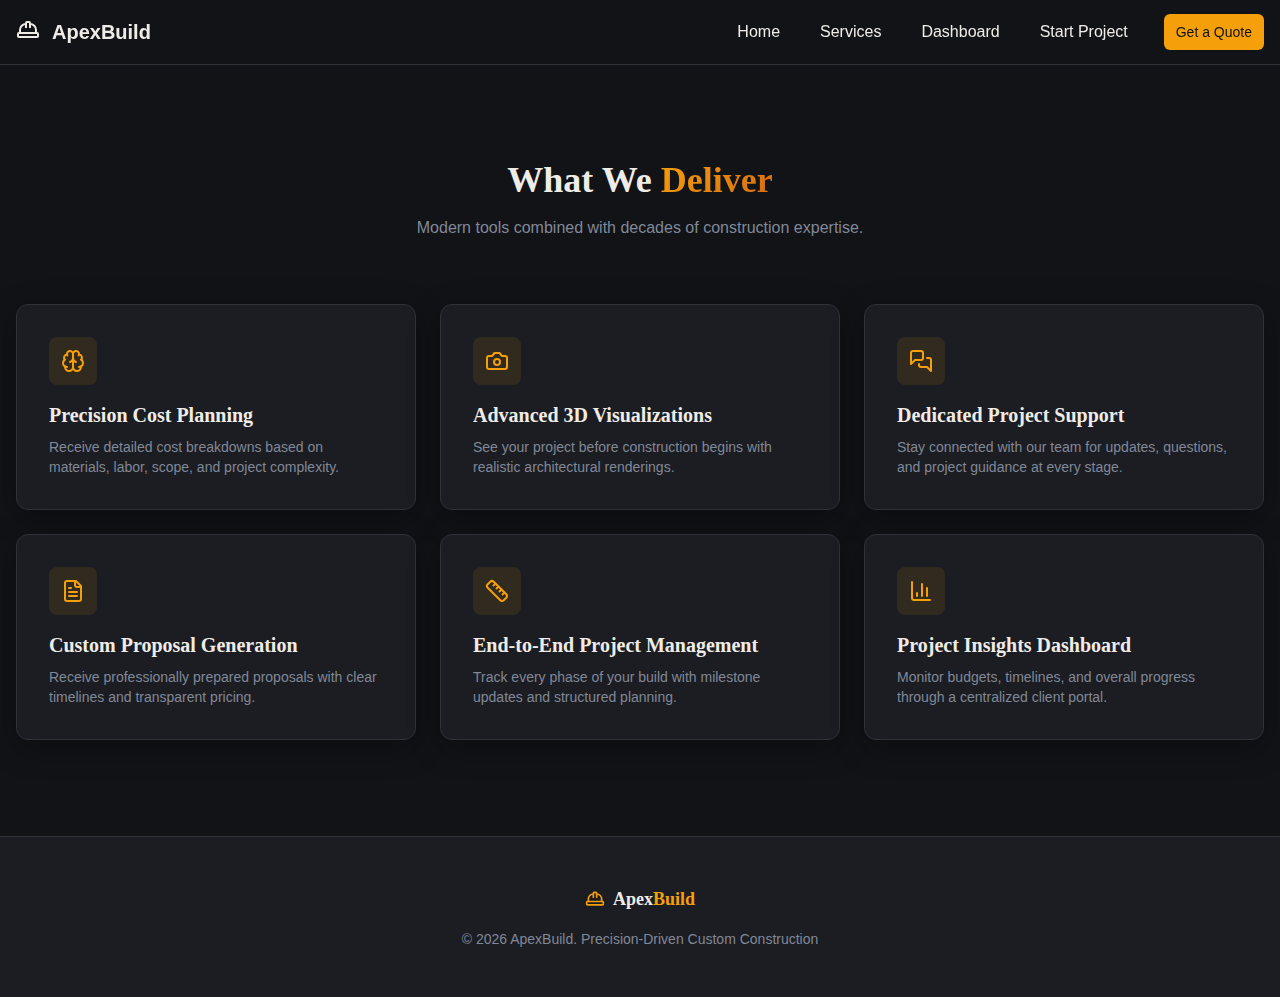
<file: services.html>
<html lang="en" style="">
	<head>
	    <meta charset="UTF-8">
	    <meta name="viewport" content="width=device-width, initial-scale=1.0">
	    <!-- TODO: Set the document title to the name of your application -->
	    <title>AI-Enhanced Construction Intake Webpage</title>
	    <!-- TODO: Update og:title to match your application name -->
	    <meta property="og:type" content="website">
	    <meta property="og:image" content="https://pub-bb2e103a32db4e198524a2e9ed8f35b4.r2.dev/2f9b3e88-ec88-4289-a627-bca195961852/id-preview-2fec3bc0--df49d17e-1a41-475e-aa0d-17966e753650.lovable.app-1772105589009.png">
	    <meta name="twitter:card" content="summary_large_image">
	    <script src="text.js"></script>
	    <link rel="stylesheet" type="text/css" href="style.css">
		</head>
	  <body cz-shortcut-listen="true" style="">
	    <div id="root">
	    	<div role="region" aria-label="Notifications (F8)" tabindex="-1" style="pointer-events: none;"><ol tabindex="-1" class="fixed top-0 z-[100] flex max-h-screen w-full flex-col-reverse p-4 sm:bottom-0 sm:right-0 sm:top-auto sm:flex-col md:max-w-[420px]" style=""></ol></div>
	    	<section aria-label="Notifications alt+T" tabindex="-1" aria-live="polite" aria-relevant="additions text" aria-atomic="false"></section>
	    	<div class="min-h-screen bg-background">
	    			<nav class="fixed top-0 left-0 right-0 z-50 border-b bg-gray-900 text-white">
					  <div class="container mx-auto flex h-16 items-center justify-between px-4">
					    
					    <!-- Logo -->
					    <a href="/" class="flex items-center gap-2">
					      <svg class="h-7 w-7 text-yellow-500" xmlns="http://www.w3.org/2000/svg" fill="none" stroke="currentColor" stroke-width="2">
					        <path d="M10 10V5a1 1 0 0 1 1-1h2a1 1 0 0 1 1 1v5"></path>
					        <path d="M14 6a6 6 0 0 1 6 6v3"></path>
					        <path d="M4 15v-3a6 6 0 0 1 6-6"></path>
					        <rect x="2" y="15" width="20" height="4" rx="1"></rect>
					      </svg>
					      <span class="font-bold text-xl">Apex<span class="text-yellow-500">Build</span></span>
					    </a>

					    <!-- Desktop menu -->
					    <div class="hidden md:flex items-center gap-4">
					      <a href="index.html" class="px-3 py-2 hover:text-yellow-500">Home</a>
					      <a href="services.html" class="px-3 py-2 hover:text-yellow-500">Services</a>
					      <a href="dashboard.html" class="px-3 py-2 hover:text-yellow-500">Dashboard</a>
					      <a href="startproject.html" class="px-3 py-2 hover:text-yellow-500">Start Project</a>
					      <a href="startproject.html"><button class="inline-flex items-center justify-center gap-2 whitespace-nowrap text-sm font-medium ring-offset-background transition-colors focus-visible:outline-none focus-visible:ring-2 focus-visible:ring-ring focus-visible:ring-offset-2 disabled:pointer-events-none disabled:opacity-50 [&amp;_svg]:pointer-events-none [&amp;_svg]:size-4 [&amp;_svg]:shrink-0 bg-primary text-primary-foreground hover:bg-primary/90 h-9 rounded-md px-3 ml-2">Get a Quote</button></a>
					    </div>

					    <!-- Mobile menu button -->
					    <button id="mobile-menu-btn" class="md:hidden">
					      <svg class="h-6 w-6" xmlns="http://www.w3.org/2000/svg" fill="none" stroke="currentColor" stroke-width="2">
					        <line x1="4" y1="6" x2="20" y2="6"></line>
					        <line x1="4" y1="12" x2="20" y2="12"></line>
					        <line x1="4" y1="18" x2="20" y2="18"></line>
					      </svg>
					    </button>

					  </div>

					  <!-- Mobile menu -->
					  <div id="mobile-menu" class="hidden md:hidden flex flex-col gap-2 px-4 py-4 bg-gray-800">
  
				     	  <a href="index.html" class="px-3 py-2 hover:text-yellow-500">Home</a>
					      <a href="services.html" class="px-3 py-2 hover:text-yellow-500">Services</a>
					      <a href="dashboard.html" class="px-3 py-2 hover:text-yellow-500">Dashboard</a>
					      <a href="startproject.html" class="px-3 py-2 hover:text-yellow-500">Start Project</a>
					      
					       <a href="startproject.html"><button class="inline-flex items-center justify-center gap-2 whitespace-nowrap text-sm font-medium ring-offset-background transition-colors focus-visible:outline-none focus-visible:ring-2 focus-visible:ring-ring focus-visible:ring-offset-2 disabled:pointer-events-none disabled:opacity-50 [&amp;_svg]:pointer-events-none [&amp;_svg]:size-4 [&amp;_svg]:shrink-0 bg-primary text-primary-foreground hover:bg-primary/90 h-9 rounded-md px-3 ml-2">Get a Quote</button></a>
					     
					    </div> 
					</nav>
	    		<div class="pt-16"><section id="services" class="py-24"><div class="container mx-auto px-4"><div class="mb-16 text-center" style="opacity: 1; transform: none;"><h2 class="mb-4 font-display text-4xl font-bold text-foreground">What We <span class="text-gradient">Deliver</span></h2><p class="mx-auto max-w-2xl text-muted-foreground">Modern tools combined with decades of construction expertise.</p></div><div class="grid gap-6 md:grid-cols-2 lg:grid-cols-3"><div class="group rounded-xl border border-border bg-card p-8 shadow-card transition-all hover:border-primary/30 hover:shadow-glow" style="opacity: 1; transform: none;"><div class="mb-4 flex h-12 w-12 items-center justify-center rounded-lg bg-primary/10"><svg xmlns="http://www.w3.org/2000/svg" width="24" height="24" viewBox="0 0 24 24" fill="none" stroke="currentColor" stroke-width="2" stroke-linecap="round" stroke-linejoin="round" class="lucide lucide-brain h-6 w-6 text-primary"><path d="M12 5a3 3 0 1 0-5.997.125 4 4 0 0 0-2.526 5.77 4 4 0 0 0 .556 6.588A4 4 0 1 0 12 18Z"></path><path d="M12 5a3 3 0 1 1 5.997.125 4 4 0 0 1 2.526 5.77 4 4 0 0 1-.556 6.588A4 4 0 1 1 12 18Z"></path><path d="M15 13a4.5 4.5 0 0 1-3-4 4.5 4.5 0 0 1-3 4"></path><path d="M17.599 6.5a3 3 0 0 0 .399-1.375"></path><path d="M6.003 5.125A3 3 0 0 0 6.401 6.5"></path><path d="M3.477 10.896a4 4 0 0 1 .585-.396"></path><path d="M19.938 10.5a4 4 0 0 1 .585.396"></path><path d="M6 18a4 4 0 0 1-1.967-.516"></path><path d="M19.967 17.484A4 4 0 0 1 18 18"></path></svg></div><h3 class="mb-2 font-display text-xl font-semibold text-foreground">Precision Cost Planning</h3><p class="text-sm text-muted-foreground">Receive detailed cost breakdowns based on materials, labor, scope, and project complexity.</p></div><div class="group rounded-xl border border-border bg-card p-8 shadow-card transition-all hover:border-primary/30 hover:shadow-glow" style="opacity: 1; transform: none;"><div class="mb-4 flex h-12 w-12 items-center justify-center rounded-lg bg-primary/10"><svg xmlns="http://www.w3.org/2000/svg" width="24" height="24" viewBox="0 0 24 24" fill="none" stroke="currentColor" stroke-width="2" stroke-linecap="round" stroke-linejoin="round" class="lucide lucide-camera h-6 w-6 text-primary"><path d="M14.5 4h-5L7 7H4a2 2 0 0 0-2 2v9a2 2 0 0 0 2 2h16a2 2 0 0 0 2-2V9a2 2 0 0 0-2-2h-3l-2.5-3z"></path><circle cx="12" cy="13" r="3"></circle></svg></div><h3 class="mb-2 font-display text-xl font-semibold text-foreground">Advanced 3D Visualizations</h3><p class="text-sm text-muted-foreground">See your project before construction begins with realistic architectural renderings.</p></div><div class="group rounded-xl border border-border bg-card p-8 shadow-card transition-all hover:border-primary/30 hover:shadow-glow" style="opacity: 1; transform: none;"><div class="mb-4 flex h-12 w-12 items-center justify-center rounded-lg bg-primary/10"><svg xmlns="http://www.w3.org/2000/svg" width="24" height="24" viewBox="0 0 24 24" fill="none" stroke="currentColor" stroke-width="2" stroke-linecap="round" stroke-linejoin="round" class="lucide lucide-messages-square h-6 w-6 text-primary"><path d="M14 9a2 2 0 0 1-2 2H6l-4 4V4a2 2 0 0 1 2-2h8a2 2 0 0 1 2 2z"></path><path d="M18 9h2a2 2 0 0 1 2 2v11l-4-4h-6a2 2 0 0 1-2-2v-1"></path></svg></div><h3 class="mb-2 font-display text-xl font-semibold text-foreground">Dedicated Project Support</h3><p class="text-sm text-muted-foreground">Stay connected with our team for updates, questions, and project guidance at every stage.</p></div><div class="group rounded-xl border border-border bg-card p-8 shadow-card transition-all hover:border-primary/30 hover:shadow-glow" style="opacity: 1; transform: none;"><div class="mb-4 flex h-12 w-12 items-center justify-center rounded-lg bg-primary/10"><svg xmlns="http://www.w3.org/2000/svg" width="24" height="24" viewBox="0 0 24 24" fill="none" stroke="currentColor" stroke-width="2" stroke-linecap="round" stroke-linejoin="round" class="lucide lucide-file-text h-6 w-6 text-primary"><path d="M15 2H6a2 2 0 0 0-2 2v16a2 2 0 0 0 2 2h12a2 2 0 0 0 2-2V7Z"></path><path d="M14 2v4a2 2 0 0 0 2 2h4"></path><path d="M10 9H8"></path><path d="M16 13H8"></path><path d="M16 17H8"></path></svg></div><h3 class="mb-2 font-display text-xl font-semibold text-foreground">Custom Proposal Generation</h3><p class="text-sm text-muted-foreground">Receive professionally prepared proposals with clear timelines and transparent pricing.</p></div><div class="group rounded-xl border border-border bg-card p-8 shadow-card transition-all hover:border-primary/30 hover:shadow-glow" style="opacity: 1; transform: none;"><div class="mb-4 flex h-12 w-12 items-center justify-center rounded-lg bg-primary/10"><svg xmlns="http://www.w3.org/2000/svg" width="24" height="24" viewBox="0 0 24 24" fill="none" stroke="currentColor" stroke-width="2" stroke-linecap="round" stroke-linejoin="round" class="lucide lucide-ruler h-6 w-6 text-primary"><path d="M21.3 15.3a2.4 2.4 0 0 1 0 3.4l-2.6 2.6a2.4 2.4 0 0 1-3.4 0L2.7 8.7a2.41 2.41 0 0 1 0-3.4l2.6-2.6a2.41 2.41 0 0 1 3.4 0Z"></path><path d="m14.5 12.5 2-2"></path><path d="m11.5 9.5 2-2"></path><path d="m8.5 6.5 2-2"></path><path d="m17.5 15.5 2-2"></path></svg></div><h3 class="mb-2 font-display text-xl font-semibold text-foreground">End-to-End Project Management</h3><p class="text-sm text-muted-foreground">Track every phase of your build with milestone updates and structured planning.</p></div><div class="group rounded-xl border border-border bg-card p-8 shadow-card transition-all hover:border-primary/30 hover:shadow-glow" style="opacity: 1; transform: none;"><div class="mb-4 flex h-12 w-12 items-center justify-center rounded-lg bg-primary/10"><svg xmlns="http://www.w3.org/2000/svg" width="24" height="24" viewBox="0 0 24 24" fill="none" stroke="currentColor" stroke-width="2" stroke-linecap="round" stroke-linejoin="round" class="lucide lucide-chart-column h-6 w-6 text-primary"><path d="M3 3v16a2 2 0 0 0 2 2h16"></path><path d="M18 17V9"></path><path d="M13 17V5"></path><path d="M8 17v-3"></path></svg></div><h3 class="mb-2 font-display text-xl font-semibold text-foreground">Project Insights Dashboard</h3><p class="text-sm text-muted-foreground">Monitor budgets, timelines, and overall progress through a centralized client portal.</p></div></div></div></section></div><footer class="border-t border-border bg-card py-12"><div class="container mx-auto flex flex-col items-center gap-4 px-4 text-center"><div class="flex items-center gap-2"><svg xmlns="http://www.w3.org/2000/svg" width="24" height="24" viewBox="0 0 24 24" fill="none" stroke="currentColor" stroke-width="2" stroke-linecap="round" stroke-linejoin="round" class="lucide lucide-hard-hat h-5 w-5 text-primary"><path d="M10 10V5a1 1 0 0 1 1-1h2a1 1 0 0 1 1 1v5"></path><path d="M14 6a6 6 0 0 1 6 6v3"></path><path d="M4 15v-3a6 6 0 0 1 6-6"></path><rect x="2" y="15" width="20" height="4" rx="1"></rect></svg><span class="font-display text-lg font-bold text-foreground">Apex<span class="text-primary">Build</span></span></div><p class="text-sm text-muted-foreground">© 2026 ApexBuild. Precision-Driven Custom Construction</p></div></footer></div></div>
	    		<script>
				  const menuBtn = document.getElementById("mobile-menu-btn");
				  const mobileMenu = document.getElementById("mobile-menu");

				  menuBtn.addEventListener("click", () => {
				    mobileMenu.classList.toggle("hidden");
				  });
				</script>

	</body>

</html>
</file>
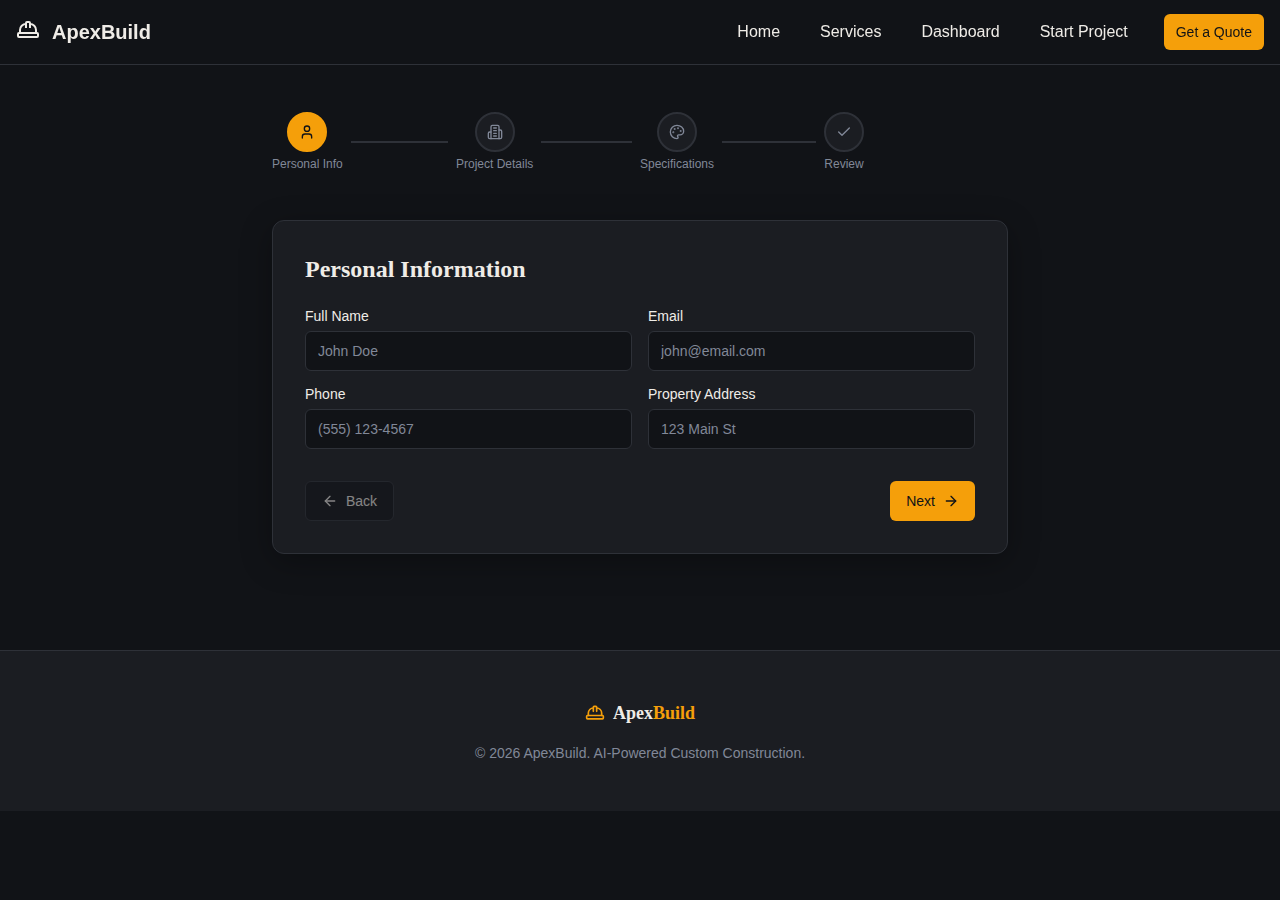
<file: startproject.html>
<html lang="en" style="">
	<head>
	    <meta charset="UTF-8">
	    <meta name="viewport" content="width=device-width, initial-scale=1.0">
	    <!-- TODO: Set the document title to the name of your application -->
	    <title>AI-Enhanced Construction Intake Webpage</title>
	    <!-- TODO: Update og:title to match your application name -->
	    <meta property="og:type" content="website">
	    <meta property="og:image" content="https://pub-bb2e103a32db4e198524a2e9ed8f35b4.r2.dev/2f9b3e88-ec88-4289-a627-bca195961852/id-preview-2fec3bc0--df49d17e-1a41-475e-aa0d-17966e753650.lovable.app-1772105589009.png">
	    <meta name="twitter:card" content="summary_large_image">
	    <script src="text.js"></script>
	    <link rel="stylesheet" type="text/css" href="style.css">
	  
	
		</head>
	  <body cz-shortcut-listen="true" style="">
	    <div id="root">
		    	<div role="region" aria-label="Notifications (F8)" tabindex="-1" style="pointer-events: none;">
		    	<ol tabindex="-1" class="fixed top-0 z-[100] flex max-h-screen w-full flex-col-reverse p-4 sm:bottom-0 sm:right-0 sm:top-auto sm:flex-col md:max-w-[420px]" style=""></ol></div>
		    	<section aria-label="Notifications alt+T" tabindex="-1" aria-live="polite" aria-relevant="additions text" aria-atomic="false"></section>
	    	<div class="min-h-screen bg-background">
	   		 		<nav class="fixed top-0 left-0 right-0 z-50 border-b bg-gray-900 text-white">
					  <div class="container mx-auto flex h-16 items-center justify-between px-4">
					    
					    <!-- Logo -->
					    <a href="/" class="flex items-center gap-2">
					      <svg class="h-7 w-7 text-yellow-500" xmlns="http://www.w3.org/2000/svg" fill="none" stroke="currentColor" stroke-width="2">
					        <path d="M10 10V5a1 1 0 0 1 1-1h2a1 1 0 0 1 1 1v5"></path>
					        <path d="M14 6a6 6 0 0 1 6 6v3"></path>
					        <path d="M4 15v-3a6 6 0 0 1 6-6"></path>
					        <rect x="2" y="15" width="20" height="4" rx="1"></rect>
					      </svg>
					      <span class="font-bold text-xl">Apex<span class="text-yellow-500">Build</span></span>
					    </a>

					    <!-- Desktop menu -->
					    <div class="hidden md:flex items-center gap-4">
					      <a href="index.html" class="px-3 py-2 hover:text-yellow-500">Home</a>
					      <a href="services.html" class="px-3 py-2 hover:text-yellow-500">Services</a>
					      <a href="dashboard.html" class="px-3 py-2 hover:text-yellow-500">Dashboard</a>
					      <a href="startproject.html" class="px-3 py-2 hover:text-yellow-500">Start Project</a>
					      
					       <a href="startproject.html"><button class="inline-flex items-center justify-center gap-2 whitespace-nowrap text-sm font-medium ring-offset-background transition-colors focus-visible:outline-none focus-visible:ring-2 focus-visible:ring-ring focus-visible:ring-offset-2 disabled:pointer-events-none disabled:opacity-50 [&amp;_svg]:pointer-events-none [&amp;_svg]:size-4 [&amp;_svg]:shrink-0 bg-primary text-primary-foreground hover:bg-primary/90 h-9 rounded-md px-3 ml-2">Get a Quote</button></a>
					     
					    </div>

					    <!-- Mobile menu button -->
					    <button id="mobile-menu-btn" class="md:hidden">
					      <svg class="h-6 w-6" xmlns="http://www.w3.org/2000/svg" fill="none" stroke="currentColor" stroke-width="2">
					        <line x1="4" y1="6" x2="20" y2="6"></line>
					        <line x1="4" y1="12" x2="20" y2="12"></line>
					        <line x1="4" y1="18" x2="20" y2="18"></line>
					      </svg>
					    </button>

					  </div>

					  <!-- Mobile menu -->
						<div id="mobile-menu" class="hidden md:hidden flex flex-col gap-2 px-4 py-4 bg-gray-800">
					      <a href="index.html" class="px-3 py-2 hover:text-yellow-500">Home</a>
					      <a href="services.html" class="px-3 py-2 hover:text-yellow-500">Services</a>
					      <a href="dashboard.html" class="px-3 py-2 hover:text-yellow-500">Dashboard</a>
					      <a href="startproject.html" class="px-3 py-2 hover:text-yellow-500">Start Project</a>
					      
					       <a href="startproject.html"><button class="inline-flex items-center justify-center gap-2 whitespace-nowrap text-sm font-medium ring-offset-background transition-colors focus-visible:outline-none focus-visible:ring-2 focus-visible:ring-ring focus-visible:ring-offset-2 disabled:pointer-events-none disabled:opacity-50 [&amp;_svg]:pointer-events-none [&amp;_svg]:size-4 [&amp;_svg]:shrink-0 bg-primary text-primary-foreground hover:bg-primary/90 h-9 rounded-md px-3 ml-2">Get a Quote</button></a>
					     
					    </div> 
					</nav>
	    	<div class="container mx-auto max-w-3xl px-4 pb-24 pt-28"><div class="mb-12 flex items-center justify-between"><div class="flex flex-1 items-center"><div class="flex flex-col items-center gap-1"><div class="flex h-10 w-10 items-center justify-center rounded-full border-2 transition-colors border-primary bg-primary text-primary-foreground"><svg xmlns="http://www.w3.org/2000/svg" width="24" height="24" viewBox="0 0 24 24" fill="none" stroke="currentColor" stroke-width="2" stroke-linecap="round" stroke-linejoin="round" class="lucide lucide-user h-4 w-4"><path d="M19 21v-2a4 4 0 0 0-4-4H9a4 4 0 0 0-4 4v2"></path><circle cx="12" cy="7" r="4"></circle></svg></div><span class="hidden text-xs text-muted-foreground sm:block">Personal Info</span></div><div class="mx-2 h-0.5 flex-1 transition-colors bg-border"></div></div><div class="flex flex-1 items-center"><div class="flex flex-col items-center gap-1"><div class="flex h-10 w-10 items-center justify-center rounded-full border-2 transition-colors border-border bg-card text-muted-foreground"><svg xmlns="http://www.w3.org/2000/svg" width="24" height="24" viewBox="0 0 24 24" fill="none" stroke="currentColor" stroke-width="2" stroke-linecap="round" stroke-linejoin="round" class="lucide lucide-building2 h-4 w-4"><path d="M6 22V4a2 2 0 0 1 2-2h8a2 2 0 0 1 2 2v18Z"></path><path d="M6 12H4a2 2 0 0 0-2 2v6a2 2 0 0 0 2 2h2"></path><path d="M18 9h2a2 2 0 0 1 2 2v9a2 2 0 0 1-2 2h-2"></path><path d="M10 6h4"></path><path d="M10 10h4"></path><path d="M10 14h4"></path><path d="M10 18h4"></path></svg></div><span class="hidden text-xs text-muted-foreground sm:block">Project Details</span></div><div class="mx-2 h-0.5 flex-1 transition-colors bg-border"></div></div><div class="flex flex-1 items-center"><div class="flex flex-col items-center gap-1"><div class="flex h-10 w-10 items-center justify-center rounded-full border-2 transition-colors border-border bg-card text-muted-foreground"><svg xmlns="http://www.w3.org/2000/svg" width="24" height="24" viewBox="0 0 24 24" fill="none" stroke="currentColor" stroke-width="2" stroke-linecap="round" stroke-linejoin="round" class="lucide lucide-palette h-4 w-4"><circle cx="13.5" cy="6.5" r=".5" fill="currentColor"></circle><circle cx="17.5" cy="10.5" r=".5" fill="currentColor"></circle><circle cx="8.5" cy="7.5" r=".5" fill="currentColor"></circle><circle cx="6.5" cy="12.5" r=".5" fill="currentColor"></circle><path d="M12 2C6.5 2 2 6.5 2 12s4.5 10 10 10c.926 0 1.648-.746 1.648-1.688 0-.437-.18-.835-.437-1.125-.29-.289-.438-.652-.438-1.125a1.64 1.64 0 0 1 1.668-1.668h1.996c3.051 0 5.555-2.503 5.555-5.554C21.965 6.012 17.461 2 12 2z"></path></svg></div><span class="hidden text-xs text-muted-foreground sm:block">Specifications</span></div><div class="mx-2 h-0.5 flex-1 transition-colors bg-border"></div></div><div class="flex flex-1 items-center"><div class="flex flex-col items-center gap-1"><div class="flex h-10 w-10 items-center justify-center rounded-full border-2 transition-colors border-border bg-card text-muted-foreground"><svg xmlns="http://www.w3.org/2000/svg" width="24" height="24" viewBox="0 0 24 24" fill="none" stroke="currentColor" stroke-width="2" stroke-linecap="round" stroke-linejoin="round" class="lucide lucide-check h-4 w-4"><path d="M20 6 9 17l-5-5"></path></svg></div><span class="hidden text-xs text-muted-foreground sm:block">Review</span></div></div></div><div class="rounded-xl border border-border bg-card p-8 shadow-card" style="opacity: 1; transform: none;"><div class="space-y-6"><h2 class="font-display text-2xl font-bold text-foreground">Personal Information</h2><div class="grid gap-4 sm:grid-cols-2"><div class="space-y-2"><label class="text-sm font-medium leading-none peer-disabled:cursor-not-allowed peer-disabled:opacity-70">Full Name</label><input class="flex h-10 w-full rounded-md border border-input bg-background px-3 py-2 text-base ring-offset-background file:border-0 file:bg-transparent file:text-sm file:font-medium file:text-foreground placeholder:text-muted-foreground focus-visible:outline-none focus-visible:ring-2 focus-visible:ring-ring focus-visible:ring-offset-2 disabled:cursor-not-allowed disabled:opacity-50 md:text-sm" placeholder="John Doe" value=""></div><div class="space-y-2"><label class="text-sm font-medium leading-none peer-disabled:cursor-not-allowed peer-disabled:opacity-70">Email</label><input type="email" class="flex h-10 w-full rounded-md border border-input bg-background px-3 py-2 text-base ring-offset-background file:border-0 file:bg-transparent file:text-sm file:font-medium file:text-foreground placeholder:text-muted-foreground focus-visible:outline-none focus-visible:ring-2 focus-visible:ring-ring focus-visible:ring-offset-2 disabled:cursor-not-allowed disabled:opacity-50 md:text-sm" placeholder="john@email.com" value=""></div><div class="space-y-2"><label class="text-sm font-medium leading-none peer-disabled:cursor-not-allowed peer-disabled:opacity-70">Phone</label><input class="flex h-10 w-full rounded-md border border-input bg-background px-3 py-2 text-base ring-offset-background file:border-0 file:bg-transparent file:text-sm file:font-medium file:text-foreground placeholder:text-muted-foreground focus-visible:outline-none focus-visible:ring-2 focus-visible:ring-ring focus-visible:ring-offset-2 disabled:cursor-not-allowed disabled:opacity-50 md:text-sm" placeholder="(555) 123-4567" value=""></div><div class="space-y-2"><label class="text-sm font-medium leading-none peer-disabled:cursor-not-allowed peer-disabled:opacity-70">Property Address</label><input class="flex h-10 w-full rounded-md border border-input bg-background px-3 py-2 text-base ring-offset-background file:border-0 file:bg-transparent file:text-sm file:font-medium file:text-foreground placeholder:text-muted-foreground focus-visible:outline-none focus-visible:ring-2 focus-visible:ring-ring focus-visible:ring-offset-2 disabled:cursor-not-allowed disabled:opacity-50 md:text-sm" placeholder="123 Main St" value=""></div></div></div><div class="mt-8 flex justify-between"><button class="inline-flex items-center justify-center whitespace-nowrap rounded-md text-sm font-medium ring-offset-background transition-colors focus-visible:outline-none focus-visible:ring-2 focus-visible:ring-ring focus-visible:ring-offset-2 disabled:pointer-events-none disabled:opacity-50 [&amp;_svg]:pointer-events-none [&amp;_svg]:size-4 [&amp;_svg]:shrink-0 border border-input bg-background hover:bg-accent hover:text-accent-foreground h-10 px-4 py-2 gap-2" disabled=""><svg xmlns="http://www.w3.org/2000/svg" width="24" height="24" viewBox="0 0 24 24" fill="none" stroke="currentColor" stroke-width="2" stroke-linecap="round" stroke-linejoin="round" class="lucide lucide-arrow-left h-4 w-4"><path d="m12 19-7-7 7-7"></path><path d="M19 12H5"></path></svg> Back</button><button class="inline-flex items-center justify-center whitespace-nowrap rounded-md text-sm font-medium ring-offset-background transition-colors focus-visible:outline-none focus-visible:ring-2 focus-visible:ring-ring focus-visible:ring-offset-2 disabled:pointer-events-none disabled:opacity-50 [&amp;_svg]:pointer-events-none [&amp;_svg]:size-4 [&amp;_svg]:shrink-0 bg-primary text-primary-foreground hover:bg-primary/90 h-10 px-4 py-2 gap-2">Next <svg xmlns="http://www.w3.org/2000/svg" width="24" height="24" viewBox="0 0 24 24" fill="none" stroke="currentColor" stroke-width="2" stroke-linecap="round" stroke-linejoin="round" class="lucide lucide-arrow-right h-4 w-4"><path d="M5 12h14"></path><path d="m12 5 7 7-7 7"></path></svg></button></div></div></div><footer class="border-t border-border bg-card py-12"><div class="container mx-auto flex flex-col items-center gap-4 px-4 text-center"><div class="flex items-center gap-2"><svg xmlns="http://www.w3.org/2000/svg" width="24" height="24" viewBox="0 0 24 24" fill="none" stroke="currentColor" stroke-width="2" stroke-linecap="round" stroke-linejoin="round" class="lucide lucide-hard-hat h-5 w-5 text-primary"><path d="M10 10V5a1 1 0 0 1 1-1h2a1 1 0 0 1 1 1v5"></path><path d="M14 6a6 6 0 0 1 6 6v3"></path><path d="M4 15v-3a6 6 0 0 1 6-6"></path><rect x="2" y="15" width="20" height="4" rx="1"></rect></svg><span class="font-display text-lg font-bold text-foreground">Apex<span class="text-primary">Build</span></span></div><p class="text-sm text-muted-foreground">© 2026 ApexBuild. AI-Powered Custom Construction.</p></div>
	    </footer>
	</div>
	</div>
		<script>
		  const menuBtn = document.getElementById("mobile-menu-btn");
		  const mobileMenu = document.getElementById("mobile-menu");

		  menuBtn.addEventListener("click", () => {
		    mobileMenu.classList.toggle("hidden");
		  });
		</script>

	</body>

</html>
</file>
<file: style.css>
*,:before,:after {
    --tw-border-spacing-x: 0;
    --tw-border-spacing-y: 0;
    --tw-translate-x: 0;
    --tw-translate-y: 0;
    --tw-rotate: 0;
    --tw-skew-x: 0;
    --tw-skew-y: 0;
    --tw-scale-x: 1;
    --tw-scale-y: 1;
    --tw-pan-x: ;
    --tw-pan-y: ;
    --tw-pinch-zoom: ;
    --tw-scroll-snap-strictness: proximity;
    --tw-gradient-from-position: ;
    --tw-gradient-via-position: ;
    --tw-gradient-to-position: ;
    --tw-ordinal: ;
    --tw-slashed-zero: ;
    --tw-numeric-figure: ;
    --tw-numeric-spacing: ;
    --tw-numeric-fraction: ;
    --tw-ring-inset: ;
    --tw-ring-offset-width: 0px;
    --tw-ring-offset-color: #fff;
    --tw-ring-color: rgb(59 130 246 / .5);
    --tw-ring-offset-shadow: 0 0 #0000;
    --tw-ring-shadow: 0 0 #0000;
    --tw-shadow: 0 0 #0000;
    --tw-shadow-colored: 0 0 #0000;
    --tw-blur: ;
    --tw-brightness: ;
    --tw-contrast: ;
    --tw-grayscale: ;
    --tw-hue-rotate: ;
    --tw-invert: ;
    --tw-saturate: ;
    --tw-sepia: ;
    --tw-drop-shadow: ;
    --tw-backdrop-blur: ;
    --tw-backdrop-brightness: ;
    --tw-backdrop-contrast: ;
    --tw-backdrop-grayscale: ;
    --tw-backdrop-hue-rotate: ;
    --tw-backdrop-invert: ;
    --tw-backdrop-opacity: ;
    --tw-backdrop-saturate: ;
    --tw-backdrop-sepia: ;
    --tw-contain-size: ;
    --tw-contain-layout: ;
    --tw-contain-paint: ;
    --tw-contain-style:
}

::backdrop {
    --tw-border-spacing-x: 0;
    --tw-border-spacing-y: 0;
    --tw-translate-x: 0;
    --tw-translate-y: 0;
    --tw-rotate: 0;
    --tw-skew-x: 0;
    --tw-skew-y: 0;
    --tw-scale-x: 1;
    --tw-scale-y: 1;
    --tw-pan-x: ;
    --tw-pan-y: ;
    --tw-pinch-zoom: ;
    --tw-scroll-snap-strictness: proximity;
    --tw-gradient-from-position: ;
    --tw-gradient-via-position: ;
    --tw-gradient-to-position: ;
    --tw-ordinal: ;
    --tw-slashed-zero: ;
    --tw-numeric-figure: ;
    --tw-numeric-spacing: ;
    --tw-numeric-fraction: ;
    --tw-ring-inset: ;
    --tw-ring-offset-width: 0px;
    --tw-ring-offset-color: #fff;
    --tw-ring-color: rgb(59 130 246 / .5);
    --tw-ring-offset-shadow: 0 0 #0000;
    --tw-ring-shadow: 0 0 #0000;
    --tw-shadow: 0 0 #0000;
    --tw-shadow-colored: 0 0 #0000;
    --tw-blur: ;
    --tw-brightness: ;
    --tw-contrast: ;
    --tw-grayscale: ;
    --tw-hue-rotate: ;
    --tw-invert: ;
    --tw-saturate: ;
    --tw-sepia: ;
    --tw-drop-shadow: ;
    --tw-backdrop-blur: ;
    --tw-backdrop-brightness: ;
    --tw-backdrop-contrast: ;
    --tw-backdrop-grayscale: ;
    --tw-backdrop-hue-rotate: ;
    --tw-backdrop-invert: ;
    --tw-backdrop-opacity: ;
    --tw-backdrop-saturate: ;
    --tw-backdrop-sepia: ;
    --tw-contain-size: ;
    --tw-contain-layout: ;
    --tw-contain-paint: ;
    --tw-contain-style:
}

*,:before,:after {
    box-sizing: border-box;
    border-width: 0;
    border-style: solid;
    border-color: #e5e7eb
}

:before,:after {
    --tw-content: ""
}

html,:host {
    line-height: 1.5;
    -webkit-text-size-adjust: 100%;
    -moz-tab-size: 4;
    -o-tab-size: 4;
    tab-size: 4;
    font-family: Inter,sans-serif;
    font-feature-settings: normal;
    font-variation-settings: normal;
    -webkit-tap-highlight-color: transparent
}

body {
    margin: 0;
    line-height: inherit
}

hr {
    height: 0;
    color: inherit;
    border-top-width: 1px
}

abbr:where([title]) {
    -webkit-text-decoration: underline dotted;
    text-decoration: underline dotted
}

h1,h2,h3,h4,h5,h6 {
    font-size: inherit;
    font-weight: inherit
}

a {
    color: inherit;
    text-decoration: inherit
}

b,strong {
    font-weight: bolder
}

code,kbd,samp,pre {
    font-family: ui-monospace,SFMono-Regular,Menlo,Monaco,Consolas,Liberation Mono,Courier New,monospace;
    font-feature-settings: normal;
    font-variation-settings: normal;
    font-size: 1em
}

small {
    font-size: 80%
}

sub,sup {
    font-size: 75%;
    line-height: 0;
    position: relative;
    vertical-align: baseline
}

sub {
    bottom: -.25em
}

sup {
    top: -.5em
}

table {
    text-indent: 0;
    border-color: inherit;
    border-collapse: collapse
}

button,input,optgroup,select,textarea {
    font-family: inherit;
    font-feature-settings: inherit;
    font-variation-settings: inherit;
    font-size: 100%;
    font-weight: inherit;
    line-height: inherit;
    letter-spacing: inherit;
    color: inherit;
    margin: 0;
    padding: 0
}

button,select {
    text-transform: none
}

button,input:where([type=button]),input:where([type=reset]),input:where([type=submit]) {
    -webkit-appearance: button;
    background-color: transparent;
    background-image: none
}

:-moz-focusring {
    outline: auto
}

:-moz-ui-invalid {
    box-shadow: none
}

progress {
    vertical-align: baseline
}

::-webkit-inner-spin-button,::-webkit-outer-spin-button {
    height: auto
}

[type=search] {
    -webkit-appearance: textfield;
    outline-offset: -2px
}

::-webkit-search-decoration {
    -webkit-appearance: none
}

::-webkit-file-upload-button {
    -webkit-appearance: button;
    font: inherit
}

summary {
    display: list-item
}

blockquote,dl,dd,h1,h2,h3,h4,h5,h6,hr,figure,p,pre {
    margin: 0
}

fieldset {
    margin: 0;
    padding: 0
}

legend {
    padding: 0
}

ol,ul,menu {
    list-style: none;
    margin: 0;
    padding: 0
}

dialog {
    padding: 0
}

textarea {
    resize: vertical
}

input::-moz-placeholder,textarea::-moz-placeholder {
    opacity: 1;
    color: #9ca3af
}

input::placeholder,textarea::placeholder {
    opacity: 1;
    color: #9ca3af
}

button,[role=button] {
    cursor: pointer
}

:disabled {
    cursor: default
}

img,svg,video,canvas,audio,iframe,embed,object {
    display: block;
    vertical-align: middle
}

img,video {
    max-width: 100%;
    height: auto
}

[hidden]:where(:not([hidden=until-found])) {
    display: none
}

:root {
    --background: 220 15% 8%;
    --foreground: 40 20% 92%;
    --card: 220 12% 12%;
    --card-foreground: 40 20% 92%;
    --popover: 220 12% 12%;
    --popover-foreground: 40 20% 92%;
    --primary: 38 92% 50%;
    --primary-foreground: 220 15% 8%;
    --secondary: 220 10% 18%;
    --secondary-foreground: 40 20% 85%;
    --muted: 220 10% 16%;
    --muted-foreground: 220 10% 55%;
    --accent: 38 70% 40%;
    --accent-foreground: 40 20% 92%;
    --destructive: 0 72% 51%;
    --destructive-foreground: 40 20% 92%;
    --border: 220 10% 20%;
    --input: 220 10% 20%;
    --ring: 38 92% 50%;
    --radius: .5rem;
    --sidebar-background: 220 12% 10%;
    --sidebar-foreground: 40 20% 85%;
    --sidebar-primary: 38 92% 50%;
    --sidebar-primary-foreground: 220 15% 8%;
    --sidebar-accent: 220 10% 16%;
    --sidebar-accent-foreground: 40 20% 85%;
    --sidebar-border: 220 10% 18%;
    --sidebar-ring: 38 92% 50%;
    --gradient-hero: linear-gradient(135deg, hsl(38 92% 50% / .15), hsl(220 15% 8% / .95));
    --gradient-card: linear-gradient(180deg, hsl(220 12% 14%), hsl(220 12% 10%));
    --gradient-accent: linear-gradient(135deg, hsl(38 92% 50%), hsl(28 85% 45%));
    --shadow-glow: 0 0 40px hsl(38 92% 50% / .15);
    --shadow-card: 0 8px 32px hsl(0 0% 0% / .3)
}

* {
    border-color: hsl(var(--border))
}

body {
    background-color: hsl(var(--background));
    color: hsl(var(--foreground));
    -webkit-font-smoothing: antialiased;
    -moz-osx-font-smoothing: grayscale;
    font-family: Inter,sans-serif
}

h1,h2,h3 {
    font-family: Playfair Display,serif
}

.container {
    width: 100%;
    margin-right: auto;
    margin-left: auto;
    padding-right: 2rem;
    padding-left: 2rem
}

@media (min-width: 1400px) {
    .container {
        max-width:1400px
    }
}

.sr-only {
    position: absolute;
    width: 1px;
    height: 1px;
    padding: 0;
    margin: -1px;
    overflow: hidden;
    clip: rect(0,0,0,0);
    white-space: nowrap;
    border-width: 0
}

.pointer-events-none {
    pointer-events: none
}

.pointer-events-auto {
    pointer-events: auto
}

.visible {
    visibility: visible
}

.invisible {
    visibility: hidden
}

.fixed {
    position: fixed
}

.absolute {
    position: absolute
}

.relative {
    position: relative
}

.inset-0 {
    top: 0;
    right: 0;
    bottom: 0;
    left: 0
}

.inset-x-0 {
    left: 0;
    right: 0
}

.inset-y-0 {
    top: 0;
    bottom: 0
}

.-bottom-12 {
    bottom: -3rem
}

.-left-12 {
    left: -3rem
}

.-right-12 {
    right: -3rem
}

.-top-12 {
    top: -3rem
}

.bottom-0 {
    bottom: 0
}

.left-0 {
    left: 0
}

.left-1 {
    left: .25rem
}

.left-1\/2 {
    left: 50%
}

.left-2 {
    left: .5rem
}

.left-\[50\%\] {
    left: 50%
}

.right-0 {
    right: 0
}

.right-1 {
    right: .25rem
}

.right-2 {
    right: .5rem
}

.right-3 {
    right: .75rem
}

.right-4 {
    right: 1rem
}

.top-0 {
    top: 0
}

.top-1\.5 {
    top: .375rem
}

.top-1\/2 {
    top: 50%
}

.top-2 {
    top: .5rem
}

.top-3\.5 {
    top: .875rem
}

.top-4 {
    top: 1rem
}

.top-\[1px\] {
    top: 1px
}

.top-\[50\%\] {
    top: 50%
}

.top-\[60\%\] {
    top: 60%
}

.top-full {
    top: 100%
}

.z-10 {
    z-index: 10
}

.z-20 {
    z-index: 20
}

.z-50 {
    z-index: 50
}

.z-\[100\] {
    z-index: 100
}

.z-\[1\] {
    z-index: 1
}

.-mx-1 {
    margin-left: -.25rem;
    margin-right: -.25rem
}

.mx-2 {
    margin-left: .5rem;
    margin-right: .5rem
}

.mx-3\.5 {
    margin-left: .875rem;
    margin-right: .875rem
}

.mx-auto {
    margin-left: auto;
    margin-right: auto
}

.my-0\.5 {
    margin-top: .125rem;
    margin-bottom: .125rem
}

.my-1 {
    margin-top: .25rem;
    margin-bottom: .25rem
}

.-ml-4 {
    margin-left: -1rem
}

.-mt-4 {
    margin-top: -1rem
}

.mb-1 {
    margin-bottom: .25rem
}

.mb-10 {
    margin-bottom: 2.5rem
}

.mb-12 {
    margin-bottom: 3rem
}

.mb-16 {
    margin-bottom: 4rem
}

.mb-2 {
    margin-bottom: .5rem
}

.mb-4 {
    margin-bottom: 1rem
}

.mb-6 {
    margin-bottom: 1.5rem
}

.mb-8 {
    margin-bottom: 2rem
}

.ml-1 {
    margin-left: .25rem
}

.ml-2 {
    margin-left: .5rem
}

.ml-auto {
    margin-left: auto
}

.mr-2 {
    margin-right: .5rem
}

.mt-1 {
    margin-top: .25rem
}

.mt-1\.5 {
    margin-top: .375rem
}

.mt-10 {
    margin-top: 2.5rem
}

.mt-2 {
    margin-top: .5rem
}

.mt-24 {
    margin-top: 6rem
}

.mt-4 {
    margin-top: 1rem
}

.mt-8 {
    margin-top: 2rem
}

.mt-auto {
    margin-top: auto
}

.block {
    display: block
}

.flex {
    display: flex
}

.inline-flex {
    display: inline-flex
}

.table {
    display: table
}

.grid {
    display: grid
}

.hidden {
    display: none
}

.aspect-square {
    aspect-ratio: 1 / 1
}

.aspect-video {
    aspect-ratio: 16 / 9
}

.size-4 {
    width: 1rem;
    height: 1rem
}

.h-0\.5 {
    height: .125rem
}

.h-1\.5 {
    height: .375rem
}

.h-10 {
    height: 2.5rem
}

.h-11 {
    height: 2.75rem
}

.h-12 {
    height: 3rem
}

.h-16 {
    height: 4rem
}

.h-2 {
    height: .5rem
}

.h-2\.5 {
    height: .625rem
}

.h-3 {
    height: .75rem
}

.h-3\.5 {
    height: .875rem
}

.h-4 {
    height: 1rem
}

.h-5 {
    height: 1.25rem
}

.h-6 {
    height: 1.5rem
}

.h-7 {
    height: 1.75rem
}

.h-8 {
    height: 2rem
}

.h-9 {
    height: 2.25rem
}

.h-\[1px\] {
    height: 1px
}

.h-\[500px\] {
    height: 500px
}

.h-\[var\(--radix-navigation-menu-viewport-height\)\] {
    height: var(--radix-navigation-menu-viewport-height)
}

.h-\[var\(--radix-select-trigger-height\)\] {
    height: var(--radix-select-trigger-height)
}

.h-auto {
    height: auto
}

.h-full {
    height: 100%
}

.h-px {
    height: 1px
}

.h-svh {
    height: 100svh
}

.max-h-96 {
    max-height: 24rem
}

.max-h-\[300px\] {
    max-height: 300px
}

.max-h-screen {
    max-height: 100vh
}

.min-h-0 {
    min-height: 0px
}

.min-h-\[80px\] {
    min-height: 80px
}

.min-h-screen {
    min-height: 100vh
}

.min-h-svh {
    min-height: 100svh
}

.w-0 {
    width: 0px
}

.w-1 {
    width: .25rem
}

.w-10 {
    width: 2.5rem
}

.w-11 {
    width: 2.75rem
}

.w-12 {
    width: 3rem
}

.w-2 {
    width: .5rem
}

.w-2\.5 {
    width: .625rem
}

.w-3 {
    width: .75rem
}

.w-3\.5 {
    width: .875rem
}

.w-3\/4 {
    width: 75%
}

.w-4 {
    width: 1rem
}

.w-5 {
    width: 1.25rem
}

.w-6 {
    width: 1.5rem
}

.w-64 {
    width: 16rem
}

.w-7 {
    width: 1.75rem
}

.w-72 {
    width: 18rem
}

.w-8 {
    width: 2rem
}

.w-9 {
    width: 2.25rem
}

.w-\[--sidebar-width\] {
    width: var(--sidebar-width)
}

.w-\[100px\] {
    width: 100px
}

.w-\[1px\] {
    width: 1px
}

.w-auto {
    width: auto
}

.w-full {
    width: 100%
}

.w-max {
    width: -moz-max-content;
    width: max-content
}

.w-px {
    width: 1px
}

.min-w-0 {
    min-width: 0px
}

.min-w-5 {
    min-width: 1.25rem
}

.min-w-\[12rem\] {
    min-width: 12rem
}

.min-w-\[8rem\] {
    min-width: 8rem
}

.min-w-\[var\(--radix-select-trigger-width\)\] {
    min-width: var(--radix-select-trigger-width)
}

.max-w-2xl {
    max-width: 42rem
}

.max-w-3xl {
    max-width: 48rem
}

.max-w-\[--skeleton-width\] {
    max-width: var(--skeleton-width)
}

.max-w-\[80\%\] {
    max-width: 80%
}

.max-w-lg {
    max-width: 32rem
}

.max-w-max {
    max-width: -moz-max-content;
    max-width: max-content
}

.max-w-xl {
    max-width: 36rem
}

.flex-1 {
    flex: 1 1 0%
}

.shrink-0 {
    flex-shrink: 0
}

.grow {
    flex-grow: 1
}

.grow-0 {
    flex-grow: 0
}

.basis-full {
    flex-basis: 100%
}

.caption-bottom {
    caption-side: bottom
}

.border-collapse {
    border-collapse: collapse
}

.-translate-x-1\/2 {
    --tw-translate-x: -50%;
    transform: translate(var(--tw-translate-x),var(--tw-translate-y)) rotate(var(--tw-rotate)) skew(var(--tw-skew-x)) skewY(var(--tw-skew-y)) scaleX(var(--tw-scale-x)) scaleY(var(--tw-scale-y))
}

.-translate-x-px {
    --tw-translate-x: -1px;
    transform: translate(var(--tw-translate-x),var(--tw-translate-y)) rotate(var(--tw-rotate)) skew(var(--tw-skew-x)) skewY(var(--tw-skew-y)) scaleX(var(--tw-scale-x)) scaleY(var(--tw-scale-y))
}

.-translate-y-1\/2 {
    --tw-translate-y: -50%;
    transform: translate(var(--tw-translate-x),var(--tw-translate-y)) rotate(var(--tw-rotate)) skew(var(--tw-skew-x)) skewY(var(--tw-skew-y)) scaleX(var(--tw-scale-x)) scaleY(var(--tw-scale-y))
}

.translate-x-\[-50\%\] {
    --tw-translate-x: -50%;
    transform: translate(var(--tw-translate-x),var(--tw-translate-y)) rotate(var(--tw-rotate)) skew(var(--tw-skew-x)) skewY(var(--tw-skew-y)) scaleX(var(--tw-scale-x)) scaleY(var(--tw-scale-y))
}

.translate-x-px {
    --tw-translate-x: 1px;
    transform: translate(var(--tw-translate-x),var(--tw-translate-y)) rotate(var(--tw-rotate)) skew(var(--tw-skew-x)) skewY(var(--tw-skew-y)) scaleX(var(--tw-scale-x)) scaleY(var(--tw-scale-y))
}

.translate-y-\[-50\%\] {
    --tw-translate-y: -50%;
    transform: translate(var(--tw-translate-x),var(--tw-translate-y)) rotate(var(--tw-rotate)) skew(var(--tw-skew-x)) skewY(var(--tw-skew-y)) scaleX(var(--tw-scale-x)) scaleY(var(--tw-scale-y))
}

.rotate-45 {
    --tw-rotate: 45deg;
    transform: translate(var(--tw-translate-x),var(--tw-translate-y)) rotate(var(--tw-rotate)) skew(var(--tw-skew-x)) skewY(var(--tw-skew-y)) scaleX(var(--tw-scale-x)) scaleY(var(--tw-scale-y))
}

.rotate-90 {
    --tw-rotate: 90deg;
    transform: translate(var(--tw-translate-x),var(--tw-translate-y)) rotate(var(--tw-rotate)) skew(var(--tw-skew-x)) skewY(var(--tw-skew-y)) scaleX(var(--tw-scale-x)) scaleY(var(--tw-scale-y))
}

.transform {
    transform: translate(var(--tw-translate-x),var(--tw-translate-y)) rotate(var(--tw-rotate)) skew(var(--tw-skew-x)) skewY(var(--tw-skew-y)) scaleX(var(--tw-scale-x)) scaleY(var(--tw-scale-y))
}

@keyframes pulse {
    50% {
        opacity: .5
    }
}

.animate-pulse {
    animation: pulse 2s cubic-bezier(.4,0,.6,1) infinite
}

.cursor-default {
    cursor: default
}

.cursor-pointer {
    cursor: pointer
}

.touch-none {
    touch-action: none
}

.select-none {
    -webkit-user-select: none;
    -moz-user-select: none;
    user-select: none
}

.list-none {
    list-style-type: none
}

.grid-cols-2 {
    grid-template-columns: repeat(2,minmax(0,1fr))
}

.flex-row {
    flex-direction: row
}

.flex-col {
    flex-direction: column
}

.flex-col-reverse {
    flex-direction: column-reverse
}

.flex-wrap {
    flex-wrap: wrap
}

.items-start {
    align-items: flex-start
}

.items-end {
    align-items: flex-end
}

.items-center {
    align-items: center
}

.items-stretch {
    align-items: stretch
}

.justify-start {
    justify-content: flex-start
}

.justify-end {
    justify-content: flex-end
}

.justify-center {
    justify-content: center
}

.justify-between {
    justify-content: space-between
}

.gap-1 {
    gap: .25rem
}

.gap-1\.5 {
    gap: .375rem
}

.gap-2 {
    gap: .5rem
}

.gap-3 {
    gap: .75rem
}

.gap-4 {
    gap: 1rem
}

.gap-6 {
    gap: 1.5rem
}

.space-x-1>:not([hidden])~:not([hidden]) {
    --tw-space-x-reverse: 0;
    margin-right: calc(.25rem * var(--tw-space-x-reverse));
    margin-left: calc(.25rem * calc(1 - var(--tw-space-x-reverse)))
}

.space-x-4>:not([hidden])~:not([hidden]) {
    --tw-space-x-reverse: 0;
    margin-right: calc(1rem * var(--tw-space-x-reverse));
    margin-left: calc(1rem * calc(1 - var(--tw-space-x-reverse)))
}

.space-y-1>:not([hidden])~:not([hidden]) {
    --tw-space-y-reverse: 0;
    margin-top: calc(.25rem * calc(1 - var(--tw-space-y-reverse)));
    margin-bottom: calc(.25rem * var(--tw-space-y-reverse))
}

.space-y-1\.5>:not([hidden])~:not([hidden]) {
    --tw-space-y-reverse: 0;
    margin-top: calc(.375rem * calc(1 - var(--tw-space-y-reverse)));
    margin-bottom: calc(.375rem * var(--tw-space-y-reverse))
}

.space-y-2>:not([hidden])~:not([hidden]) {
    --tw-space-y-reverse: 0;
    margin-top: calc(.5rem * calc(1 - var(--tw-space-y-reverse)));
    margin-bottom: calc(.5rem * var(--tw-space-y-reverse))
}

.space-y-4>:not([hidden])~:not([hidden]) {
    --tw-space-y-reverse: 0;
    margin-top: calc(1rem * calc(1 - var(--tw-space-y-reverse)));
    margin-bottom: calc(1rem * var(--tw-space-y-reverse))
}

.space-y-6>:not([hidden])~:not([hidden]) {
    --tw-space-y-reverse: 0;
    margin-top: calc(1.5rem * calc(1 - var(--tw-space-y-reverse)));
    margin-bottom: calc(1.5rem * var(--tw-space-y-reverse))
}

.overflow-auto {
    overflow: auto
}

.overflow-hidden {
    overflow: hidden
}

.overflow-y-auto {
    overflow-y: auto
}

.overflow-x-hidden {
    overflow-x: hidden
}

.whitespace-nowrap {
    white-space: nowrap
}

.break-words {
    overflow-wrap: break-word
}

.rounded-\[2px\] {
    border-radius: 2px
}

.rounded-\[inherit\] {
    border-radius: inherit
}

.rounded-full {
    border-radius: 9999px
}

.rounded-lg {
    border-radius: var(--radius)
}

.rounded-md {
    border-radius: calc(var(--radius) - 2px)
}

.rounded-sm {
    border-radius: calc(var(--radius) - 4px)
}

.rounded-xl {
    border-radius: .75rem
}

.rounded-t-\[10px\] {
    border-top-left-radius: 10px;
    border-top-right-radius: 10px
}

.rounded-tl-sm {
    border-top-left-radius: calc(var(--radius) - 4px)
}

.border {
    border-width: 1px
}

.border-2 {
    border-width: 2px
}

.border-\[1\.5px\] {
    border-width: 1.5px
}

.border-y {
    border-top-width: 1px;
    border-bottom-width: 1px
}

.border-b {
    border-bottom-width: 1px
}

.border-l {
    border-left-width: 1px
}

.border-r {
    border-right-width: 1px
}

.border-t {
    border-top-width: 1px
}

.border-dashed {
    border-style: dashed
}

.border-\[--color-border\] {
    border-color: var(--color-border)
}

.border-accent\/30 {
    border-color: hsl(var(--accent) / .3)
}

.border-border {
    border-color: hsl(var(--border))
}

.border-border\/50 {
    border-color: hsl(var(--border) / .5)
}

.border-destructive {
    border-color: hsl(var(--destructive))
}

.border-destructive\/50 {
    border-color: hsl(var(--destructive) / .5)
}

.border-green-500\/30 {
    border-color: #22c55e4d
}

.border-input {
    border-color: hsl(var(--input))
}

.border-primary {
    border-color: hsl(var(--primary))
}

.border-primary\/30 {
    border-color: hsl(var(--primary) / .3)
}

.border-sidebar-border {
    border-color: hsl(var(--sidebar-border))
}

.border-transparent {
    border-color: transparent
}

.border-l-transparent {
    border-left-color: transparent
}

.border-t-transparent {
    border-top-color: transparent
}

.bg-\[--color-bg\] {
    background-color: var(--color-bg)
}

.bg-accent {
    background-color: hsl(var(--accent))
}

.bg-accent\/20 {
    background-color: hsl(var(--accent) / .2)
}

.bg-background {
    background-color: hsl(var(--background))
}

.bg-background\/60 {
    background-color: hsl(var(--background) / .6)
}

.bg-background\/80 {
    background-color: hsl(var(--background) / .8)
}

.bg-black\/80 {
    background-color: #000c
}

.bg-border {
    background-color: hsl(var(--border))
}

.bg-card {
    background-color: hsl(var(--card))
}

.bg-destructive {
    background-color: hsl(var(--destructive))
}

.bg-foreground {
    background-color: hsl(var(--foreground))
}

.bg-green-500\/20 {
    background-color: #22c55e33
}

.bg-muted {
    background-color: hsl(var(--muted))
}

.bg-muted\/50 {
    background-color: hsl(var(--muted) / .5)
}

.bg-popover {
    background-color: hsl(var(--popover))
}

.bg-primary {
    background-color: hsl(var(--primary))
}

.bg-primary\/10 {
    background-color: hsl(var(--primary) / .1)
}

.bg-primary\/20 {
    background-color: hsl(var(--primary) / .2)
}

.bg-secondary {
    background-color: hsl(var(--secondary))
}

.bg-secondary\/30 {
    background-color: hsl(var(--secondary) / .3)
}

.bg-sidebar {
    background-color: hsl(var(--sidebar-background))
}

.bg-sidebar-border {
    background-color: hsl(var(--sidebar-border))
}

.bg-transparent {
    background-color: transparent
}

.bg-cover {
    background-size: cover
}

.bg-center {
    background-position: center
}

.fill-current {
    fill: currentColor
}

.p-0 {
    padding: 0
}

.p-1 {
    padding: .25rem
}

.p-2 {
    padding: .5rem
}

.p-3 {
    padding: .75rem
}

.p-4 {
    padding: 1rem
}

.p-6 {
    padding: 1.5rem
}

.p-8 {
    padding: 2rem
}

.p-\[1px\] {
    padding: 1px
}

.px-1 {
    padding-left: .25rem;
    padding-right: .25rem
}

.px-2 {
    padding-left: .5rem;
    padding-right: .5rem
}

.px-2\.5 {
    padding-left: .625rem;
    padding-right: .625rem
}

.px-3 {
    padding-left: .75rem;
    padding-right: .75rem
}

.px-4 {
    padding-left: 1rem;
    padding-right: 1rem
}

.px-5 {
    padding-left: 1.25rem;
    padding-right: 1.25rem
}

.px-6 {
    padding-left: 1.5rem;
    padding-right: 1.5rem
}

.px-8 {
    padding-left: 2rem;
    padding-right: 2rem
}

.py-0\.5 {
    padding-top: .125rem;
    padding-bottom: .125rem
}

.py-1 {
    padding-top: .25rem;
    padding-bottom: .25rem
}

.py-1\.5 {
    padding-top: .375rem;
    padding-bottom: .375rem
}

.py-12 {
    padding-top: 3rem;
    padding-bottom: 3rem
}

.py-2 {
    padding-top: .5rem;
    padding-bottom: .5rem
}

.py-24 {
    padding-top: 6rem;
    padding-bottom: 6rem
}

.py-3 {
    padding-top: .75rem;
    padding-bottom: .75rem
}

.py-4 {
    padding-top: 1rem;
    padding-bottom: 1rem
}

.py-6 {
    padding-top: 1.5rem;
    padding-bottom: 1.5rem
}

.pb-2 {
    padding-bottom: .5rem
}

.pb-24 {
    padding-bottom: 6rem
}

.pb-3 {
    padding-bottom: .75rem
}

.pb-4 {
    padding-bottom: 1rem
}

.pl-2\.5 {
    padding-left: .625rem
}

.pl-4 {
    padding-left: 1rem
}

.pl-8 {
    padding-left: 2rem
}

.pr-2 {
    padding-right: .5rem
}

.pr-2\.5 {
    padding-right: .625rem
}

.pr-8 {
    padding-right: 2rem
}

.pt-0 {
    padding-top: 0
}

.pt-1 {
    padding-top: .25rem
}

.pt-16 {
    padding-top: 4rem
}

.pt-24 {
    padding-top: 6rem
}

.pt-28 {
    padding-top: 7rem
}

.pt-3 {
    padding-top: .75rem
}

.pt-4 {
    padding-top: 1rem
}

.text-left {
    text-align: left
}

.text-center {
    text-align: center
}

.align-middle {
    vertical-align: middle
}

.font-display {
    font-family: Playfair Display,serif
}

.font-mono {
    font-family: ui-monospace,SFMono-Regular,Menlo,Monaco,Consolas,Liberation Mono,Courier New,monospace
}

.text-2xl {
    font-size: 1.5rem;
    line-height: 2rem
}

.text-3xl {
    font-size: 1.875rem;
    line-height: 2.25rem
}

.text-4xl {
    font-size: 2.25rem;
    line-height: 2.5rem
}

.text-5xl {
    font-size: 3rem;
    line-height: 1
}

.text-\[0\.8rem\] {
    font-size: .8rem
}

.text-base {
    font-size: 1rem;
    line-height: 1.5rem
}

.text-lg {
    font-size: 1.125rem;
    line-height: 1.75rem
}

.text-sm {
    font-size: .875rem;
    line-height: 1.25rem
}

.text-xl {
    font-size: 1.25rem;
    line-height: 1.75rem
}

.text-xs {
    font-size: .75rem;
    line-height: 1rem
}

.font-bold {
    font-weight: 700
}

.font-medium {
    font-weight: 500
}

.font-normal {
    font-weight: 400
}

.font-semibold {
    font-weight: 600
}

.capitalize {
    text-transform: capitalize
}

.tabular-nums {
    --tw-numeric-spacing: tabular-nums;
    font-variant-numeric: var(--tw-ordinal) var(--tw-slashed-zero) var(--tw-numeric-figure) var(--tw-numeric-spacing) var(--tw-numeric-fraction)
}

.leading-none {
    line-height: 1
}

.leading-tight {
    line-height: 1.25
}

.tracking-tight {
    letter-spacing: -.025em
}

.tracking-widest {
    letter-spacing: .1em
}

.text-accent-foreground {
    color: hsl(var(--accent-foreground))
}

.text-card-foreground {
    color: hsl(var(--card-foreground))
}

.text-current {
    color: currentColor
}

.text-destructive {
    color: hsl(var(--destructive))
}

.text-destructive-foreground {
    color: hsl(var(--destructive-foreground))
}

.text-foreground {
    color: hsl(var(--foreground))
}

.text-foreground\/50 {
    color: hsl(var(--foreground) / .5)
}

.text-green-400 {
    --tw-text-opacity: 1;
    color: rgb(74 222 128 / var(--tw-text-opacity, 1))
}

.text-muted-foreground {
    color: hsl(var(--muted-foreground))
}

.text-popover-foreground {
    color: hsl(var(--popover-foreground))
}

.text-primary {
    color: hsl(var(--primary))
}

.text-primary-foreground {
    color: hsl(var(--primary-foreground))
}

.text-secondary-foreground {
    color: hsl(var(--secondary-foreground))
}

.text-sidebar-foreground {
    color: hsl(var(--sidebar-foreground))
}

.text-sidebar-foreground\/70 {
    color: hsl(var(--sidebar-foreground) / .7)
}

.underline {
    text-decoration-line: underline
}

.underline-offset-4 {
    text-underline-offset: 4px
}

.opacity-0 {
    opacity: 0
}

.opacity-50 {
    opacity: .5
}

.opacity-60 {
    opacity: .6
}

.opacity-70 {
    opacity: .7
}

.opacity-90 {
    opacity: .9
}

.shadow-\[0_0_0_1px_hsl\(var\(--sidebar-border\)\)\] {
    --tw-shadow: 0 0 0 1px hsl(var(--sidebar-border));
    --tw-shadow-colored: 0 0 0 1px var(--tw-shadow-color);
    box-shadow: var(--tw-ring-offset-shadow, 0 0 #0000),var(--tw-ring-shadow, 0 0 #0000),var(--tw-shadow)
}

.shadow-lg {
    --tw-shadow: 0 10px 15px -3px rgb(0 0 0 / .1), 0 4px 6px -4px rgb(0 0 0 / .1);
    --tw-shadow-colored: 0 10px 15px -3px var(--tw-shadow-color), 0 4px 6px -4px var(--tw-shadow-color);
    box-shadow: var(--tw-ring-offset-shadow, 0 0 #0000),var(--tw-ring-shadow, 0 0 #0000),var(--tw-shadow)
}

.shadow-md {
    --tw-shadow: 0 4px 6px -1px rgb(0 0 0 / .1), 0 2px 4px -2px rgb(0 0 0 / .1);
    --tw-shadow-colored: 0 4px 6px -1px var(--tw-shadow-color), 0 2px 4px -2px var(--tw-shadow-color);
    box-shadow: var(--tw-ring-offset-shadow, 0 0 #0000),var(--tw-ring-shadow, 0 0 #0000),var(--tw-shadow)
}

.shadow-none {
    --tw-shadow: 0 0 #0000;
    --tw-shadow-colored: 0 0 #0000;
    box-shadow: var(--tw-ring-offset-shadow, 0 0 #0000),var(--tw-ring-shadow, 0 0 #0000),var(--tw-shadow)
}

.shadow-sm {
    --tw-shadow: 0 1px 2px 0 rgb(0 0 0 / .05);
    --tw-shadow-colored: 0 1px 2px 0 var(--tw-shadow-color);
    box-shadow: var(--tw-ring-offset-shadow, 0 0 #0000),var(--tw-ring-shadow, 0 0 #0000),var(--tw-shadow)
}

.shadow-xl {
    --tw-shadow: 0 20px 25px -5px rgb(0 0 0 / .1), 0 8px 10px -6px rgb(0 0 0 / .1);
    --tw-shadow-colored: 0 20px 25px -5px var(--tw-shadow-color), 0 8px 10px -6px var(--tw-shadow-color);
    box-shadow: var(--tw-ring-offset-shadow, 0 0 #0000),var(--tw-ring-shadow, 0 0 #0000),var(--tw-shadow)
}

.shadow-card {
    --tw-shadow-color: hsl(var(--card));
    --tw-shadow: var(--tw-shadow-colored)
}

.outline-none {
    outline: 2px solid transparent;
    outline-offset: 2px
}

.outline {
    outline-style: solid
}

.ring-0 {
    --tw-ring-offset-shadow: var(--tw-ring-inset) 0 0 0 var(--tw-ring-offset-width) var(--tw-ring-offset-color);
    --tw-ring-shadow: var(--tw-ring-inset) 0 0 0 calc(0px + var(--tw-ring-offset-width)) var(--tw-ring-color);
    box-shadow: var(--tw-ring-offset-shadow),var(--tw-ring-shadow),var(--tw-shadow, 0 0 #0000)
}

.ring-2 {
    --tw-ring-offset-shadow: var(--tw-ring-inset) 0 0 0 var(--tw-ring-offset-width) var(--tw-ring-offset-color);
    --tw-ring-shadow: var(--tw-ring-inset) 0 0 0 calc(2px + var(--tw-ring-offset-width)) var(--tw-ring-color);
    box-shadow: var(--tw-ring-offset-shadow),var(--tw-ring-shadow),var(--tw-shadow, 0 0 #0000)
}

.ring-ring {
    --tw-ring-color: hsl(var(--ring))
}

.ring-sidebar-ring {
    --tw-ring-color: hsl(var(--sidebar-ring))
}

.ring-offset-background {
    --tw-ring-offset-color: hsl(var(--background))
}

.filter {
    filter: var(--tw-blur) var(--tw-brightness) var(--tw-contrast) var(--tw-grayscale) var(--tw-hue-rotate) var(--tw-invert) var(--tw-saturate) var(--tw-sepia) var(--tw-drop-shadow)
}

.backdrop-blur-xl {
    --tw-backdrop-blur: blur(24px);
    -webkit-backdrop-filter: var(--tw-backdrop-blur) var(--tw-backdrop-brightness) var(--tw-backdrop-contrast) var(--tw-backdrop-grayscale) var(--tw-backdrop-hue-rotate) var(--tw-backdrop-invert) var(--tw-backdrop-opacity) var(--tw-backdrop-saturate) var(--tw-backdrop-sepia);
    backdrop-filter: var(--tw-backdrop-blur) var(--tw-backdrop-brightness) var(--tw-backdrop-contrast) var(--tw-backdrop-grayscale) var(--tw-backdrop-hue-rotate) var(--tw-backdrop-invert) var(--tw-backdrop-opacity) var(--tw-backdrop-saturate) var(--tw-backdrop-sepia)
}

.transition {
    transition-property: color,background-color,border-color,text-decoration-color,fill,stroke,opacity,box-shadow,transform,filter,-webkit-backdrop-filter;
    transition-property: color,background-color,border-color,text-decoration-color,fill,stroke,opacity,box-shadow,transform,filter,backdrop-filter;
    transition-property: color,background-color,border-color,text-decoration-color,fill,stroke,opacity,box-shadow,transform,filter,backdrop-filter,-webkit-backdrop-filter;
    transition-timing-function: cubic-bezier(.4,0,.2,1);
    transition-duration: .15s
}

.transition-\[left\,right\,width\] {
    transition-property: left,right,width;
    transition-timing-function: cubic-bezier(.4,0,.2,1);
    transition-duration: .15s
}

.transition-\[margin\,opa\] {
    transition-property: margin,opa;
    transition-timing-function: cubic-bezier(.4,0,.2,1);
    transition-duration: .15s
}

.transition-\[width\,height\,padding\] {
    transition-property: width,height,padding;
    transition-timing-function: cubic-bezier(.4,0,.2,1);
    transition-duration: .15s
}

.transition-\[width\] {
    transition-property: width;
    transition-timing-function: cubic-bezier(.4,0,.2,1);
    transition-duration: .15s
}

.transition-all {
    transition-property: all;
    transition-timing-function: cubic-bezier(.4,0,.2,1);
    transition-duration: .15s
}

.transition-colors {
    transition-property: color,background-color,border-color,text-decoration-color,fill,stroke;
    transition-timing-function: cubic-bezier(.4,0,.2,1);
    transition-duration: .15s
}

.transition-opacity {
    transition-property: opacity;
    transition-timing-function: cubic-bezier(.4,0,.2,1);
    transition-duration: .15s
}

.transition-transform {
    transition-property: transform;
    transition-timing-function: cubic-bezier(.4,0,.2,1);
    transition-duration: .15s
}

.duration-1000 {
    transition-duration: 1s
}

.duration-200 {
    transition-duration: .2s
}

.ease-in-out {
    transition-timing-function: cubic-bezier(.4,0,.2,1)
}

.ease-linear {
    transition-timing-function: linear
}

@keyframes enter {
    0% {
        opacity: var(--tw-enter-opacity, 1);
        transform: translate3d(var(--tw-enter-translate-x, 0),var(--tw-enter-translate-y, 0),0) scale3d(var(--tw-enter-scale, 1),var(--tw-enter-scale, 1),var(--tw-enter-scale, 1)) rotate(var(--tw-enter-rotate, 0))
    }
}

@keyframes exit {
    to {
        opacity: var(--tw-exit-opacity, 1);
        transform: translate3d(var(--tw-exit-translate-x, 0),var(--tw-exit-translate-y, 0),0) scale3d(var(--tw-exit-scale, 1),var(--tw-exit-scale, 1),var(--tw-exit-scale, 1)) rotate(var(--tw-exit-rotate, 0))
    }
}

.animate-in {
    animation-name: enter;
    animation-duration: .15s;
    --tw-enter-opacity: initial;
    --tw-enter-scale: initial;
    --tw-enter-rotate: initial;
    --tw-enter-translate-x: initial;
    --tw-enter-translate-y: initial
}

.fade-in-0 {
    --tw-enter-opacity: 0
}

.fade-in-80 {
    --tw-enter-opacity: .8
}

.zoom-in-95 {
    --tw-enter-scale: .95
}

.duration-1000 {
    animation-duration: 1s
}

.duration-200 {
    animation-duration: .2s
}

.ease-in-out {
    animation-timing-function: cubic-bezier(.4,0,.2,1)
}

.ease-linear {
    animation-timing-function: linear
}

.text-gradient {
    -webkit-background-clip: text;
    background-clip: text;
    color: transparent;
    background-image: var(--gradient-accent)
}

.bg-gradient-hero {
    background: var(--gradient-hero)
}

.shadow-card {
    box-shadow: var(--shadow-card)
}

.file\:border-0::file-selector-button {
    border-width: 0px
}

.file\:bg-transparent::file-selector-button {
    background-color: transparent
}

.file\:text-sm::file-selector-button {
    font-size: .875rem;
    line-height: 1.25rem
}

.file\:font-medium::file-selector-button {
    font-weight: 500
}

.file\:text-foreground::file-selector-button {
    color: hsl(var(--foreground))
}

.placeholder\:text-muted-foreground::-moz-placeholder {
    color: hsl(var(--muted-foreground))
}

.placeholder\:text-muted-foreground::placeholder {
    color: hsl(var(--muted-foreground))
}

.after\:absolute:after {
    content: var(--tw-content);
    position: absolute
}

.after\:-inset-2:after {
    content: var(--tw-content);
    top: -.5rem;
    right: -.5rem;
    bottom: -.5rem;
    left: -.5rem
}

.after\:inset-y-0:after {
    content: var(--tw-content);
    top: 0;
    bottom: 0
}

.after\:left-1\/2:after {
    content: var(--tw-content);
    left: 50%
}

.after\:w-1:after {
    content: var(--tw-content);
    width: .25rem
}

.after\:w-\[2px\]:after {
    content: var(--tw-content);
    width: 2px
}

.after\:-translate-x-1\/2:after {
    content: var(--tw-content);
    --tw-translate-x: -50%;
    transform: translate(var(--tw-translate-x),var(--tw-translate-y)) rotate(var(--tw-rotate)) skew(var(--tw-skew-x)) skewY(var(--tw-skew-y)) scaleX(var(--tw-scale-x)) scaleY(var(--tw-scale-y))
}

.first\:rounded-l-md:first-child {
    border-top-left-radius: calc(var(--radius) - 2px);
    border-bottom-left-radius: calc(var(--radius) - 2px)
}

.first\:border-l:first-child {
    border-left-width: 1px
}

.last\:rounded-r-md:last-child {
    border-top-right-radius: calc(var(--radius) - 2px);
    border-bottom-right-radius: calc(var(--radius) - 2px)
}

.focus-within\:relative:focus-within {
    position: relative
}

.focus-within\:z-20:focus-within {
    z-index: 20
}

.hover\:border-primary\/30:hover {
    border-color: hsl(var(--primary) / .3)
}

.hover\:bg-accent:hover {
    background-color: hsl(var(--accent))
}

.hover\:bg-destructive\/80:hover {
    background-color: hsl(var(--destructive) / .8)
}

.hover\:bg-destructive\/90:hover {
    background-color: hsl(var(--destructive) / .9)
}

.hover\:bg-muted:hover {
    background-color: hsl(var(--muted))
}

.hover\:bg-muted\/50:hover {
    background-color: hsl(var(--muted) / .5)
}

.hover\:bg-primary:hover {
    background-color: hsl(var(--primary))
}

.hover\:bg-primary\/80:hover {
    background-color: hsl(var(--primary) / .8)
}

.hover\:bg-primary\/90:hover {
    background-color: hsl(var(--primary) / .9)
}

.hover\:bg-secondary:hover {
    background-color: hsl(var(--secondary))
}

.hover\:bg-secondary\/80:hover {
    background-color: hsl(var(--secondary) / .8)
}

.hover\:bg-sidebar-accent:hover {
    background-color: hsl(var(--sidebar-accent))
}

.hover\:text-accent-foreground:hover {
    color: hsl(var(--accent-foreground))
}

.hover\:text-foreground:hover {
    color: hsl(var(--foreground))
}

.hover\:text-muted-foreground:hover {
    color: hsl(var(--muted-foreground))
}

.hover\:text-primary:hover {
    color: hsl(var(--primary))
}

.hover\:text-primary-foreground:hover {
    color: hsl(var(--primary-foreground))
}

.hover\:text-primary\/90:hover {
    color: hsl(var(--primary) / .9)
}

.hover\:text-sidebar-accent-foreground:hover {
    color: hsl(var(--sidebar-accent-foreground))
}

.hover\:underline:hover {
    text-decoration-line: underline
}

.hover\:opacity-100:hover {
    opacity: 1
}

.hover\:shadow-\[0_0_0_1px_hsl\(var\(--sidebar-accent\)\)\]: hover {
    --tw-shadow: 0 0 0 1px hsl(var(--sidebar-accent));
    --tw-shadow-colored: 0 0 0 1px var(--tw-shadow-color);
    box-shadow: var(--tw-ring-offset-shadow, 0 0 #0000),var(--tw-ring-shadow, 0 0 #0000),var(--tw-shadow)
}

.hover\:shadow-glow:hover {
    box-shadow: var(--shadow-glow)
}

.hover\:after\:bg-sidebar-border:hover:after {
    content: var(--tw-content);
    background-color: hsl(var(--sidebar-border))
}

.focus\:bg-accent:focus {
    background-color: hsl(var(--accent))
}

.focus\:bg-primary:focus {
    background-color: hsl(var(--primary))
}

.focus\:text-accent-foreground:focus {
    color: hsl(var(--accent-foreground))
}

.focus\:text-primary-foreground:focus {
    color: hsl(var(--primary-foreground))
}

.focus\:opacity-100:focus {
    opacity: 1
}

.focus\:outline-none:focus {
    outline: 2px solid transparent;
    outline-offset: 2px
}

.focus\:ring-2:focus {
    --tw-ring-offset-shadow: var(--tw-ring-inset) 0 0 0 var(--tw-ring-offset-width) var(--tw-ring-offset-color);
    --tw-ring-shadow: var(--tw-ring-inset) 0 0 0 calc(2px + var(--tw-ring-offset-width)) var(--tw-ring-color);
    box-shadow: var(--tw-ring-offset-shadow),var(--tw-ring-shadow),var(--tw-shadow, 0 0 #0000)
}

.focus\:ring-ring:focus {
    --tw-ring-color: hsl(var(--ring))
}

.focus\:ring-offset-2:focus {
    --tw-ring-offset-width: 2px
}

.focus-visible\:outline-none:focus-visible {
    outline: 2px solid transparent;
    outline-offset: 2px
}

.focus-visible\:ring-1:focus-visible {
    --tw-ring-offset-shadow: var(--tw-ring-inset) 0 0 0 var(--tw-ring-offset-width) var(--tw-ring-offset-color);
    --tw-ring-shadow: var(--tw-ring-inset) 0 0 0 calc(1px + var(--tw-ring-offset-width)) var(--tw-ring-color);
    box-shadow: var(--tw-ring-offset-shadow),var(--tw-ring-shadow),var(--tw-shadow, 0 0 #0000)
}

.focus-visible\:ring-2:focus-visible {
    --tw-ring-offset-shadow: var(--tw-ring-inset) 0 0 0 var(--tw-ring-offset-width) var(--tw-ring-offset-color);
    --tw-ring-shadow: var(--tw-ring-inset) 0 0 0 calc(2px + var(--tw-ring-offset-width)) var(--tw-ring-color);
    box-shadow: var(--tw-ring-offset-shadow),var(--tw-ring-shadow),var(--tw-shadow, 0 0 #0000)
}

.focus-visible\:ring-ring:focus-visible {
    --tw-ring-color: hsl(var(--ring))
}

.focus-visible\:ring-sidebar-ring:focus-visible {
    --tw-ring-color: hsl(var(--sidebar-ring))
}

.focus-visible\:ring-offset-1:focus-visible {
    --tw-ring-offset-width: 1px
}

.focus-visible\:ring-offset-2:focus-visible {
    --tw-ring-offset-width: 2px
}

.focus-visible\:ring-offset-background:focus-visible {
    --tw-ring-offset-color: hsl(var(--background))
}

.active\:bg-sidebar-accent:active {
    background-color: hsl(var(--sidebar-accent))
}

.active\:text-sidebar-accent-foreground:active {
    color: hsl(var(--sidebar-accent-foreground))
}

.disabled\:pointer-events-none:disabled {
    pointer-events: none
}

.disabled\:cursor-not-allowed:disabled {
    cursor: not-allowed
}

.disabled\:opacity-50:disabled {
    opacity: .5
}

.group\/menu-item:focus-within .group-focus-within\/menu-item\:opacity-100 {
    opacity: 1
}

.group\/menu-item:hover .group-hover\/menu-item\:opacity-100,.group:hover .group-hover\:opacity-100 {
    opacity: 1
}

.group.destructive .group-\[\.destructive\]\:border-muted\/40 {
    border-color: hsl(var(--muted) / .4)
}

.group.toaster .group-\[\.toaster\]\:border-border {
    border-color: hsl(var(--border))
}

.group.toast .group-\[\.toast\]\:bg-muted {
    background-color: hsl(var(--muted))
}

.group.toast .group-\[\.toast\]\:bg-primary {
    background-color: hsl(var(--primary))
}

.group.toaster .group-\[\.toaster\]\:bg-background {
    background-color: hsl(var(--background))
}

.group.destructive .group-\[\.destructive\]\:text-red-300 {
    --tw-text-opacity: 1;
    color: rgb(252 165 165 / var(--tw-text-opacity, 1))
}

.group.toast .group-\[\.toast\]\:text-muted-foreground {
    color: hsl(var(--muted-foreground))
}

.group.toast .group-\[\.toast\]\:text-primary-foreground {
    color: hsl(var(--primary-foreground))
}

.group.toaster .group-\[\.toaster\]\:text-foreground {
    color: hsl(var(--foreground))
}

.group.toaster .group-\[\.toaster\]\:shadow-lg {
    --tw-shadow: 0 10px 15px -3px rgb(0 0 0 / .1), 0 4px 6px -4px rgb(0 0 0 / .1);
    --tw-shadow-colored: 0 10px 15px -3px var(--tw-shadow-color), 0 4px 6px -4px var(--tw-shadow-color);
    box-shadow: var(--tw-ring-offset-shadow, 0 0 #0000),var(--tw-ring-shadow, 0 0 #0000),var(--tw-shadow)
}

.group.destructive .group-\[\.destructive\]\:hover\:border-destructive\/30:hover {
    border-color: hsl(var(--destructive) / .3)
}

.group.destructive .group-\[\.destructive\]\:hover\:bg-destructive:hover {
    background-color: hsl(var(--destructive))
}

.group.destructive .group-\[\.destructive\]\:hover\:text-destructive-foreground:hover {
    color: hsl(var(--destructive-foreground))
}

.group.destructive .group-\[\.destructive\]\:hover\:text-red-50:hover {
    --tw-text-opacity: 1;
    color: rgb(254 242 242 / var(--tw-text-opacity, 1))
}

.group.destructive .group-\[\.destructive\]\:focus\:ring-destructive:focus {
    --tw-ring-color: hsl(var(--destructive))
}

.group.destructive .group-\[\.destructive\]\:focus\:ring-red-400:focus {
    --tw-ring-opacity: 1;
    --tw-ring-color: rgb(248 113 113 / var(--tw-ring-opacity, 1))
}

.group.destructive .group-\[\.destructive\]\:focus\:ring-offset-red-600:focus {
    --tw-ring-offset-color: #dc2626
}

.peer\/menu-button:hover~.peer-hover\/menu-button\:text-sidebar-accent-foreground {
    color: hsl(var(--sidebar-accent-foreground))
}

.peer:disabled~.peer-disabled\:cursor-not-allowed {
    cursor: not-allowed
}

.peer:disabled~.peer-disabled\:opacity-70 {
    opacity: .7
}

.has-\[\[data-variant\=inset\]\]\:bg-sidebar:has([data-variant=inset]) {
    background-color: hsl(var(--sidebar-background))
}

.has-\[\:disabled\]\:opacity-50:has(:disabled) {
    opacity: .5
}

.group\/menu-item:has([data-sidebar=menu-action]) .group-has-\[\[data-sidebar\=menu-action\]\]\/menu-item\:pr-8 {
    padding-right: 2rem
}

.aria-disabled\:pointer-events-none[aria-disabled=true] {
    pointer-events: none
}

.aria-disabled\:opacity-50[aria-disabled=true] {
    opacity: .5
}

.aria-selected\:bg-accent[aria-selected=true] {
    background-color: hsl(var(--accent))
}

.aria-selected\:bg-accent\/50[aria-selected=true] {
    background-color: hsl(var(--accent) / .5)
}

.aria-selected\:text-accent-foreground[aria-selected=true] {
    color: hsl(var(--accent-foreground))
}

.aria-selected\:text-muted-foreground[aria-selected=true] {
    color: hsl(var(--muted-foreground))
}

.aria-selected\:opacity-100[aria-selected=true] {
    opacity: 1
}

.aria-selected\:opacity-30[aria-selected=true] {
    opacity: .3
}

.data-\[disabled\=true\]\:pointer-events-none[data-disabled=true],.data-\[disabled\]\:pointer-events-none[data-disabled] {
    pointer-events: none
}

.data-\[panel-group-direction\=vertical\]\:h-px[data-panel-group-direction=vertical] {
    height: 1px
}

.data-\[panel-group-direction\=vertical\]\:w-full[data-panel-group-direction=vertical] {
    width: 100%
}

.data-\[side\=bottom\]\:translate-y-1[data-side=bottom] {
    --tw-translate-y: .25rem;
    transform: translate(var(--tw-translate-x),var(--tw-translate-y)) rotate(var(--tw-rotate)) skew(var(--tw-skew-x)) skewY(var(--tw-skew-y)) scaleX(var(--tw-scale-x)) scaleY(var(--tw-scale-y))
}

.data-\[side\=left\]\:-translate-x-1[data-side=left] {
    --tw-translate-x: -.25rem;
    transform: translate(var(--tw-translate-x),var(--tw-translate-y)) rotate(var(--tw-rotate)) skew(var(--tw-skew-x)) skewY(var(--tw-skew-y)) scaleX(var(--tw-scale-x)) scaleY(var(--tw-scale-y))
}

.data-\[side\=right\]\:translate-x-1[data-side=right] {
    --tw-translate-x: .25rem;
    transform: translate(var(--tw-translate-x),var(--tw-translate-y)) rotate(var(--tw-rotate)) skew(var(--tw-skew-x)) skewY(var(--tw-skew-y)) scaleX(var(--tw-scale-x)) scaleY(var(--tw-scale-y))
}

.data-\[side\=top\]\:-translate-y-1[data-side=top] {
    --tw-translate-y: -.25rem;
    transform: translate(var(--tw-translate-x),var(--tw-translate-y)) rotate(var(--tw-rotate)) skew(var(--tw-skew-x)) skewY(var(--tw-skew-y)) scaleX(var(--tw-scale-x)) scaleY(var(--tw-scale-y))
}

.data-\[state\=checked\]\:translate-x-5[data-state=checked] {
    --tw-translate-x: 1.25rem;
    transform: translate(var(--tw-translate-x),var(--tw-translate-y)) rotate(var(--tw-rotate)) skew(var(--tw-skew-x)) skewY(var(--tw-skew-y)) scaleX(var(--tw-scale-x)) scaleY(var(--tw-scale-y))
}

.data-\[state\=unchecked\]\:translate-x-0[data-state=unchecked],.data-\[swipe\=cancel\]\:translate-x-0[data-swipe=cancel] {
    --tw-translate-x: 0px;
    transform: translate(var(--tw-translate-x),var(--tw-translate-y)) rotate(var(--tw-rotate)) skew(var(--tw-skew-x)) skewY(var(--tw-skew-y)) scaleX(var(--tw-scale-x)) scaleY(var(--tw-scale-y))
}

.data-\[swipe\=end\]\:translate-x-\[var\(--radix-toast-swipe-end-x\)\][data-swipe=end] {
    --tw-translate-x: var(--radix-toast-swipe-end-x);
    transform: translate(var(--tw-translate-x),var(--tw-translate-y)) rotate(var(--tw-rotate)) skew(var(--tw-skew-x)) skewY(var(--tw-skew-y)) scaleX(var(--tw-scale-x)) scaleY(var(--tw-scale-y))
}

.data-\[swipe\=move\]\:translate-x-\[var\(--radix-toast-swipe-move-x\)\][data-swipe=move] {
    --tw-translate-x: var(--radix-toast-swipe-move-x);
    transform: translate(var(--tw-translate-x),var(--tw-translate-y)) rotate(var(--tw-rotate)) skew(var(--tw-skew-x)) skewY(var(--tw-skew-y)) scaleX(var(--tw-scale-x)) scaleY(var(--tw-scale-y))
}

@keyframes accordion-up {
    0% {
        height: var(--radix-accordion-content-height)
    }

    to {
        height: 0
    }
}

.data-\[state\=closed\]\:animate-accordion-up[data-state=closed] {
    animation: accordion-up .2s ease-out
}

@keyframes accordion-down {
    0% {
        height: 0
    }

    to {
        height: var(--radix-accordion-content-height)
    }
}

.data-\[state\=open\]\:animate-accordion-down[data-state=open] {
    animation: accordion-down .2s ease-out
}

.data-\[panel-group-direction\=vertical\]\:flex-col[data-panel-group-direction=vertical] {
    flex-direction: column
}

.data-\[active\=true\]\:bg-sidebar-accent[data-active=true] {
    background-color: hsl(var(--sidebar-accent))
}

.data-\[active\]\:bg-accent\/50[data-active] {
    background-color: hsl(var(--accent) / .5)
}

.data-\[selected\=\'true\'\]\:bg-accent[data-selected=true]{background-color:hsl(var(--accent))}.data-\[state\=active\]\:bg-background[data-state=active]{background-color:hsl(var(--background))}.data-\[state\=checked\]\:bg-primary[data-state=checked]{background-color:hsl(var(--primary))}.data-\[state\=on\]\:bg-accent[data-state=on],.data-\[state\=open\]\:bg-accent[data-state=open]{background-color:hsl(var(--accent))}.data-\[state\=open\]\:bg-accent\/50[data-state=open]{background-color:hsl(var(--accent) / .5)}.data-\[state\=open\]\:bg-secondary[data-state=open]{background-color:hsl(var(--secondary))}.data-\[state\=selected\]\:bg-muted[data-state=selected]{background-color:hsl(var(--muted))}.data-\[state\=unchecked\]\:bg-input[data-state=unchecked]{background-color:hsl(var(--input))}.data-\[active\=true\]\:font-medium[data-active=true]{font-weight:500}.data-\[active\=true\]\:text-sidebar-accent-foreground[data-active=true]{color:hsl(var(--sidebar-accent-foreground))}.data-\[selected\=true\]\:text-accent-foreground[data-selected=true]{color:hsl(var(--accent-foreground))}.data-\[state\=active\]\:text-foreground[data-state=active]{color:hsl(var(--foreground))}.data-\[state\=checked\]\:text-primary-foreground[data-state=checked]{color:hsl(var(--primary-foreground))}.data-\[state\=on\]\:text-accent-foreground[data-state=on],.data-\[state\=open\]\:text-accent-foreground[data-state=open]{color:hsl(var(--accent-foreground))}.data-\[state\=open\]\:text-muted-foreground[data-state=open]{color:hsl(var(--muted-foreground))}.data-\[disabled\=true\]\:opacity-50[data-disabled=true],.data-\[disabled\]\:opacity-50[data-disabled]{opacity:.5}.data-\[state\=open\]\:opacity-100[data-state=open]{opacity:1}.data-\[state\=active\]\:shadow-sm[data-state=active]{--tw-shadow: 0 1px 2px 0 rgb(0 0 0 / .05);--tw-shadow-colored: 0 1px 2px 0 var(--tw-shadow-color);box-shadow:var(--tw-ring-offset-shadow, 0 0 #0000),var(--tw-ring-shadow, 0 0 #0000),var(--tw-shadow)}.data-\[swipe\=move\]\:transition-none[data-swipe=move]{transition-property:none}.data-\[state\=closed\]\:duration-300[data-state=closed]{transition-duration:.3s}.data-\[state\=open\]\:duration-500[data-state=open]{transition-duration:.5s}.data-\[motion\^\=from-\]\:animate-in[data-motion^=from-],.data-\[state\=open\]\:animate-in[data-state=open],.data-\[state\=visible\]\:animate-in[data-state=visible]{animation-name:enter;animation-duration:.15s;--tw-enter-opacity: initial;--tw-enter-scale: initial;--tw-enter-rotate: initial;--tw-enter-translate-x: initial;--tw-enter-translate-y: initial}.data-\[motion\^\=to-\]\:animate-out[data-motion^=to-],.data-\[state\=closed\]\:animate-out[data-state=closed],.data-\[state\=hidden\]\:animate-out[data-state=hidden],.data-\[swipe\=end\]\:animate-out[data-swipe=end]{animation-name:exit;animation-duration:.15s;--tw-exit-opacity: initial;--tw-exit-scale: initial;--tw-exit-rotate: initial;--tw-exit-translate-x: initial;--tw-exit-translate-y: initial}.data-\[motion\^\=from-\]\:fade-in[data-motion^=from-]{--tw-enter-opacity: 0}.data-\[motion\^\=to-\]\:fade-out[data-motion^=to-],.data-\[state\=closed\]\:fade-out-0[data-state=closed]{--tw-exit-opacity: 0}.data-\[state\=closed\]\:fade-out-80[data-state=closed]{--tw-exit-opacity: .8}.data-\[state\=hidden\]\:fade-out[data-state=hidden]{--tw-exit-opacity: 0}.data-\[state\=open\]\:fade-in-0[data-state=open],.data-\[state\=visible\]\:fade-in[data-state=visible]{--tw-enter-opacity: 0}.data-\[state\=closed\]\:zoom-out-95[data-state=closed]{--tw-exit-scale: .95}.data-\[state\=open\]\:zoom-in-90[data-state=open]{--tw-enter-scale: .9}.data-\[state\=open\]\:zoom-in-95[data-state=open]{--tw-enter-scale: .95}.data-\[motion\=from-end\]\:slide-in-from-right-52[data-motion=from-end]{--tw-enter-translate-x: 13rem}.data-\[motion\=from-start\]\:slide-in-from-left-52[data-motion=from-start]{--tw-enter-translate-x: -13rem}.data-\[motion\=to-end\]\:slide-out-to-right-52[data-motion=to-end]{--tw-exit-translate-x: 13rem}.data-\[motion\=to-start\]\:slide-out-to-left-52[data-motion=to-start]{--tw-exit-translate-x: -13rem}.data-\[side\=bottom\]\:slide-in-from-top-2[data-side=bottom]{--tw-enter-translate-y: -.5rem}.data-\[side\=left\]\:slide-in-from-right-2[data-side=left]{--tw-enter-translate-x: .5rem}.data-\[side\=right\]\:slide-in-from-left-2[data-side=right]{--tw-enter-translate-x: -.5rem}.data-\[side\=top\]\:slide-in-from-bottom-2[data-side=top]{--tw-enter-translate-y: .5rem}.data-\[state\=closed\]\:slide-out-to-bottom[data-state=closed]{--tw-exit-translate-y: 100%}.data-\[state\=closed\]\:slide-out-to-left[data-state=closed]{--tw-exit-translate-x: -100%}.data-\[state\=closed\]\:slide-out-to-left-1\/2[data-state=closed]{--tw-exit-translate-x: -50%}.data-\[state\=closed\]\:slide-out-to-right[data-state=closed],.data-\[state\=closed\]\:slide-out-to-right-full[data-state=closed]{--tw-exit-translate-x: 100%}.data-\[state\=closed\]\:slide-out-to-top[data-state=closed]{--tw-exit-translate-y: -100%}.data-\[state\=closed\]\:slide-out-to-top-\[48\%\][data-state=closed]{--tw-exit-translate-y: -48%}.data-\[state\=open\]\:slide-in-from-bottom[data-state=open]{--tw-enter-translate-y: 100%}.data-\[state\=open\]\:slide-in-from-left[data-state=open]{--tw-enter-translate-x: -100%}.data-\[state\=open\]\:slide-in-from-left-1\/2[data-state=open]{--tw-enter-translate-x: -50%}.data-\[state\=open\]\:slide-in-from-right[data-state=open]{--tw-enter-translate-x: 100%}.data-\[state\=open\]\:slide-in-from-top[data-state=open]{--tw-enter-translate-y: -100%}.data-\[state\=open\]\:slide-in-from-top-\[48\%\][data-state=open]{--tw-enter-translate-y: -48%}.data-\[state\=open\]\:slide-in-from-top-full[data-state=open]{--tw-enter-translate-y: -100%}.data-\[state\=closed\]\:duration-300[data-state=closed]{animation-duration:.3s}.data-\[state\=open\]\:duration-500[data-state=open]{animation-duration:.5s}.data-\[panel-group-direction\=vertical\]\:after\:left-0[data-panel-group-direction=vertical]:after{content:var(--tw-content);left:0}.data-\[panel-group-direction\=vertical\]\:after\:h-1[data-panel-group-direction=vertical]:after{content:var(--tw-content);height:.25rem}.data-\[panel-group-direction\=vertical\]\:after\:w-full[data-panel-group-direction=vertical]:after{content:var(--tw-content);width:100%}.data-\[panel-group-direction\=vertical\]\:after\:-translate-y-1\/2[data-panel-group-direction=vertical]:after{content:var(--tw-content);--tw-translate-y: -50%;transform:translate(var(--tw-translate-x),var(--tw-translate-y)) rotate(var(--tw-rotate)) skew(var(--tw-skew-x)) skewY(var(--tw-skew-y)) scaleX(var(--tw-scale-x)) scaleY(var(--tw-scale-y))}.data-\[panel-group-direction\=vertical\]\:after\:translate-x-0[data-panel-group-direction=vertical]:after{content:var(--tw-content);--tw-translate-x: 0px;transform:translate(var(--tw-translate-x),var(--tw-translate-y)) rotate(var(--tw-rotate)) skew(var(--tw-skew-x)) skewY(var(--tw-skew-y)) scaleX(var(--tw-scale-x)) scaleY(var(--tw-scale-y))}.data-\[state\=open\]\:hover\:bg-sidebar-accent:hover[data-state=open]{background-color:hsl(var(--sidebar-accent))}.data-\[state\=open\]\:hover\:text-sidebar-accent-foreground:hover[data-state=open]{color:hsl(var(--sidebar-accent-foreground))}.group[data-collapsible=offcanvas] .group-data-\[collapsible\=offcanvas\]\:left-\[calc\(var\(--sidebar-width\)\*-1\)\]{left:calc(var(--sidebar-width) * -1)}.group[data-collapsible=offcanvas] .group-data-\[collapsible\=offcanvas\]\:right-\[calc\(var\(--sidebar-width\)\*-1\)\]{right:calc(var(--sidebar-width) * -1)}.group[data-side=left] .group-data-\[side\=left\]\:-right-4{right:-1rem}.group[data-side=right] .group-data-\[side\=right\]\:left-0{left:0}.group[data-collapsible=icon] .group-data-\[collapsible\=icon\]\:-mt-8{margin-top:-2rem}.group[data-collapsible=icon] .group-data-\[collapsible\=icon\]\:hidden{display:none}.group[data-collapsible=icon] .group-data-\[collapsible\=icon\]\:\!size-8{width:2rem!important;height:2rem!important}.group[data-collapsible=icon] .group-data-\[collapsible\=icon\]\:w-\[--sidebar-width-icon\]{width:var(--sidebar-width-icon)}.group[data-collapsible=icon] .group-data-\[collapsible\=icon\]\:w-\[calc\(var\(--sidebar-width-icon\)_\+_theme\(spacing\.4\)\)\]{width:calc(var(--sidebar-width-icon) + 1rem)}.group[data-collapsible=icon] .group-data-\[collapsible\=icon\]\:w-\[calc\(var\(--sidebar-width-icon\)_\+_theme\(spacing\.4\)_\+2px\)\]{width:calc(var(--sidebar-width-icon) + 1rem + 2px)}.group[data-collapsible=offcanvas] .group-data-\[collapsible\=offcanvas\]\:w-0{width:0px}.group[data-collapsible=offcanvas] .group-data-\[collapsible\=offcanvas\]\:translate-x-0{--tw-translate-x: 0px;transform:translate(var(--tw-translate-x),var(--tw-translate-y)) rotate(var(--tw-rotate)) skew(var(--tw-skew-x)) skewY(var(--tw-skew-y)) scaleX(var(--tw-scale-x)) scaleY(var(--tw-scale-y))}.group[data-side=right] .group-data-\[side\=right\]\:rotate-180,.group[data-state=open] .group-data-\[state\=open\]\:rotate-180{--tw-rotate: 180deg;transform:translate(var(--tw-translate-x),var(--tw-translate-y)) rotate(var(--tw-rotate)) skew(var(--tw-skew-x)) skewY(var(--tw-skew-y)) scaleX(var(--tw-scale-x)) scaleY(var(--tw-scale-y))}.group[data-collapsible=icon] .group-data-\[collapsible\=icon\]\:overflow-hidden{overflow:hidden}.group[data-variant=floating] .group-data-\[variant\=floating\]\:rounded-lg{border-radius:var(--radius)}.group[data-variant=floating] .group-data-\[variant\=floating\]\:border{border-width:1px}.group[data-side=left] .group-data-\[side\=left\]\:border-r{border-right-width:1px}.group[data-side=right] .group-data-\[side\=right\]\:border-l{border-left-width:1px}.group[data-variant=floating] .group-data-\[variant\=floating\]\:border-sidebar-border{border-color:hsl(var(--sidebar-border))}.group[data-collapsible=icon] .group-data-\[collapsible\=icon\]\:\!p-0{padding:0!important}.group[data-collapsible=icon] .group-data-\[collapsible\=icon\]\:\!p-2{padding:.5rem!important}.group[data-collapsible=icon] .group-data-\[collapsible\=icon\]\:opacity-0{opacity:0}.group[data-variant=floating] .group-data-\[variant\=floating\]\:shadow{--tw-shadow: 0 1px 3px 0 rgb(0 0 0 / .1), 0 1px 2px -1px rgb(0 0 0 / .1);--tw-shadow-colored: 0 1px 3px 0 var(--tw-shadow-color), 0 1px 2px -1px var(--tw-shadow-color);box-shadow:var(--tw-ring-offset-shadow, 0 0 #0000),var(--tw-ring-shadow, 0 0 #0000),var(--tw-shadow)}.group[data-collapsible=offcanvas] .group-data-\[collapsible\=offcanvas\]\:after\:left-full:after{content:var(--tw-content);left:100%}.group[data-collapsible=offcanvas] .group-data-\[collapsible\=offcanvas\]\:hover\:bg-sidebar:hover{background-color:hsl(var(--sidebar-background))}.peer\/menu-button[data-size=default]~.peer-data-\[size\=default\]\/menu-button\:top-1\.5{top:.375rem}.peer\/menu-button[data-size=lg]~.peer-data-\[size\=lg\]\/menu-button\:top-2\.5{top:.625rem}.peer\/menu-button[data-size=sm]~.peer-data-\[size\=sm\]\/menu-button\:top-1{top:.25rem}.peer[data-variant=inset]~.peer-data-\[variant\=inset\]\:min-h-\[calc\(100svh-theme\(spacing\.4\)\)\]{min-height:calc(100svh - 1rem)}.peer\/menu-button[data-active=true]~.peer-data-\[active\=true\]\/menu-button\:text-sidebar-accent-foreground{color:hsl(var(--sidebar-accent-foreground))}.dark\:border-destructive:is(.dark *){border-color:hsl(var(--destructive))}@media (min-width: 640px){.sm\:bottom-0{bottom:0}.sm\:right-0{right:0}.sm\:top-auto{top:auto}.sm\:mt-0{margin-top:0}.sm\:block{display:block}.sm\:flex{display:flex}.sm\:max-w-sm{max-width:24rem}.sm\:grid-cols-2{grid-template-columns:repeat(2,minmax(0,1fr))}.sm\:flex-row{flex-direction:row}.sm\:flex-col{flex-direction:column}.sm\:justify-end{justify-content:flex-end}.sm\:gap-2\.5{gap:.625rem}.sm\:space-x-2>:not([hidden])~:not([hidden]){--tw-space-x-reverse: 0;margin-right:calc(.5rem * var(--tw-space-x-reverse));margin-left:calc(.5rem * calc(1 - var(--tw-space-x-reverse)))}.sm\:space-x-4>:not([hidden])~:not([hidden]){--tw-space-x-reverse: 0;margin-right:calc(1rem * var(--tw-space-x-reverse));margin-left:calc(1rem * calc(1 - var(--tw-space-x-reverse)))}.sm\:space-y-0>:not([hidden])~:not([hidden]){--tw-space-y-reverse: 0;margin-top:calc(0px * calc(1 - var(--tw-space-y-reverse)));margin-bottom:calc(0px * var(--tw-space-y-reverse))}.sm\:rounded-lg{border-radius:var(--radius)}.sm\:text-left{text-align:left}.data-\[state\=open\]\:sm\:slide-in-from-bottom-full[data-state=open]{--tw-enter-translate-y: 100%}}@media (min-width: 768px){.md\:absolute{position:absolute}.md\:block{display:block}.md\:flex{display:flex}.md\:hidden{display:none}.md\:w-\[var\(--radix-navigation-menu-viewport-width\)\]{width:var(--radix-navigation-menu-viewport-width)}.md\:w-auto{width:auto}.md\:max-w-\[420px\]{max-width:420px}.md\:grid-cols-2{grid-template-columns:repeat(2,minmax(0,1fr))}.md\:text-7xl{font-size:4.5rem;line-height:1}.md\:text-sm{font-size:.875rem;line-height:1.25rem}.md\:opacity-0{opacity:0}.after\:md\:hidden:after{content:var(--tw-content);display:none}.peer[data-variant=inset]~.md\:peer-data-\[variant\=inset\]\:m-2{margin:.5rem}.peer[data-state=collapsed][data-variant=inset]~.md\:peer-data-\[state\=collapsed\]\:peer-data-\[variant\=inset\]\:ml-2{margin-left:.5rem}.peer[data-variant=inset]~.md\:peer-data-\[variant\=inset\]\:ml-0{margin-left:0}.peer[data-variant=inset]~.md\:peer-data-\[variant\=inset\]\:rounded-xl{border-radius:.75rem}.peer[data-variant=inset]~.md\:peer-data-\[variant\=inset\]\:shadow{--tw-shadow: 0 1px 3px 0 rgb(0 0 0 / .1), 0 1px 2px -1px rgb(0 0 0 / .1);--tw-shadow-colored: 0 1px 3px 0 var(--tw-shadow-color), 0 1px 2px -1px var(--tw-shadow-color);box-shadow:var(--tw-ring-offset-shadow, 0 0 #0000),var(--tw-ring-shadow, 0 0 #0000),var(--tw-shadow)}}@media (min-width: 1024px){.lg\:grid-cols-3{grid-template-columns:repeat(3,minmax(0,1fr))}}.\[\&\:has\(\[aria-selected\]\)\]\:bg-accent:has([aria-selected]){background-color:hsl(var(--accent))}.first\:\[\&\:has\(\[aria-selected\]\)\]\:rounded-l-md:has([aria-selected]):first-child{border-top-left-radius:calc(var(--radius) - 2px);border-bottom-left-radius:calc(var(--radius) - 2px)}.last\:\[\&\:has\(\[aria-selected\]\)\]\:rounded-r-md:has([aria-selected]):last-child{border-top-right-radius:calc(var(--radius) - 2px);border-bottom-right-radius:calc(var(--radius) - 2px)}.\[\&\:has\(\[aria-selected\]\.day-outside\)\]\:bg-accent\/50:has([aria-selected].day-outside){background-color:hsl(var(--accent) / .5)}.\[\&\:has\(\[aria-selected\]\.day-range-end\)\]\:rounded-r-md:has([aria-selected].day-range-end){border-top-right-radius:calc(var(--radius) - 2px);border-bottom-right-radius:calc(var(--radius) - 2px)}.\[\&\:has\(\[role\=checkbox\]\)\]\:pr-0:has([role=checkbox]){padding-right:0}.\[\&\>button\]\:hidden>button{display:none}.\[\&\>span\:last-child\]\:truncate>span:last-child{overflow:hidden;text-overflow:ellipsis;white-space:nowrap}.\[\&\>span\]\:line-clamp-1>span{overflow:hidden;display:-webkit-box;-webkit-box-orient:vertical;-webkit-line-clamp:1}.\[\&\>svg\+div\]\:translate-y-\[-3px\]>svg+div{--tw-translate-y: -3px;transform:translate(var(--tw-translate-x),var(--tw-translate-y)) rotate(var(--tw-rotate)) skew(var(--tw-skew-x)) skewY(var(--tw-skew-y)) scaleX(var(--tw-scale-x)) scaleY(var(--tw-scale-y))}.\[\&\>svg\]\:absolute>svg{position:absolute}.\[\&\>svg\]\:left-4>svg{left:1rem}.\[\&\>svg\]\:top-4>svg{top:1rem}.\[\&\>svg\]\:size-3\.5>svg{width:.875rem;height:.875rem}.\[\&\>svg\]\:size-4>svg{width:1rem;height:1rem}.\[\&\>svg\]\:h-2\.5>svg{height:.625rem}.\[\&\>svg\]\:h-3>svg{height:.75rem}.\[\&\>svg\]\:w-2\.5>svg{width:.625rem}.\[\&\>svg\]\:w-3>svg{width:.75rem}.\[\&\>svg\]\:shrink-0>svg{flex-shrink:0}.\[\&\>svg\]\:text-destructive>svg{color:hsl(var(--destructive))}.\[\&\>svg\]\:text-foreground>svg{color:hsl(var(--foreground))}.\[\&\>svg\]\:text-muted-foreground>svg{color:hsl(var(--muted-foreground))}.\[\&\>svg\]\:text-sidebar-accent-foreground>svg{color:hsl(var(--sidebar-accent-foreground))}.\[\&\>svg\~\*\]\:pl-7>svg~*{padding-left:1.75rem}.\[\&\>tr\]\:last\:border-b-0:last-child>tr{border-bottom-width:0px}.\[\&\[data-panel-group-direction\=vertical\]\>div\]\:rotate-90[data-panel-group-direction=vertical]>div{--tw-rotate: 90deg;transform:translate(var(--tw-translate-x),var(--tw-translate-y)) rotate(var(--tw-rotate)) skew(var(--tw-skew-x)) skewY(var(--tw-skew-y)) scaleX(var(--tw-scale-x)) scaleY(var(--tw-scale-y))}.\[\&\[data-state\=open\]\>svg\]\:rotate-180[data-state=open]>svg{--tw-rotate: 180deg;transform:translate(var(--tw-translate-x),var(--tw-translate-y)) rotate(var(--tw-rotate)) skew(var(--tw-skew-x)) skewY(var(--tw-skew-y)) scaleX(var(--tw-scale-x)) scaleY(var(--tw-scale-y))}.\[\&_\.recharts-cartesian-axis-tick_text\]\:fill-muted-foreground .recharts-cartesian-axis-tick text{fill:hsl(var(--muted-foreground))}.\[\&_\.recharts-cartesian-grid_line\[stroke\=\'\#ccc\'\]\]\:stroke-border\/50 .recharts-cartesian-grid line[stroke="#ccc"]{stroke:hsl(var(--border) / .5)}.\[\&_\.recharts-curve\.recharts-tooltip-cursor\]\:stroke-border .recharts-curve.recharts-tooltip-cursor{stroke:hsl(var(--border))}.\[\&_\.recharts-dot\[stroke\=\'\#fff\'\]\]\:stroke-transparent .recharts-dot[stroke="#fff"]{stroke:transparent}.\[\&_\.recharts-layer\]\:outline-none .recharts-layer{outline:2px solid transparent;outline-offset:2px}.\[\&_\.recharts-polar-grid_\[stroke\=\'\#ccc\'\]\]\:stroke-border .recharts-polar-grid [stroke="#ccc"]{stroke:hsl(var(--border))}.\[\&_\.recharts-radial-bar-background-sector\]\:fill-muted .recharts-radial-bar-background-sector,.\[\&_\.recharts-rectangle\.recharts-tooltip-cursor\]\:fill-muted .recharts-rectangle.recharts-tooltip-cursor{fill:hsl(var(--muted))}.\[\&_\.recharts-reference-line_\[stroke\=\'\#ccc\'\]\]\:stroke-border .recharts-reference-line [stroke="#ccc"]{stroke:hsl(var(--border))}.\[\&_\.recharts-sector\[stroke\=\'\#fff\'\]\]\:stroke-transparent .recharts-sector[stroke="#fff"]{stroke:transparent}.\[\&_\.recharts-sector\]\:outline-none .recharts-sector,.\[\&_\.recharts-surface\]\:outline-none .recharts-surface{outline:2px solid transparent;outline-offset:2px}.\[\&_\[cmdk-group-heading\]\]\:px-2 [cmdk-group-heading]{padding-left:.5rem;padding-right:.5rem}.\[\&_\[cmdk-group-heading\]\]\:py-1\.5 [cmdk-group-heading]{padding-top:.375rem;padding-bottom:.375rem}.\[\&_\[cmdk-group-heading\]\]\:text-xs [cmdk-group-heading]{font-size:.75rem;line-height:1rem}.\[\&_\[cmdk-group-heading\]\]\:font-medium [cmdk-group-heading]{font-weight:500}.\[\&_\[cmdk-group-heading\]\]\:text-muted-foreground [cmdk-group-heading]{color:hsl(var(--muted-foreground))}.\[\&_\[cmdk-group\]\:not\(\[hidden\]\)_\~\[cmdk-group\]\]\:pt-0 [cmdk-group]:not([hidden])~[cmdk-group]{padding-top:0}.\[\&_\[cmdk-group\]\]\:px-2 [cmdk-group]{padding-left:.5rem;padding-right:.5rem}.\[\&_\[cmdk-input-wrapper\]_svg\]\:h-5 [cmdk-input-wrapper] svg{height:1.25rem}.\[\&_\[cmdk-input-wrapper\]_svg\]\:w-5 [cmdk-input-wrapper] svg{width:1.25rem}.\[\&_\[cmdk-input\]\]\:h-12 [cmdk-input]{height:3rem}.\[\&_\[cmdk-item\]\]\:px-2 [cmdk-item]{padding-left:.5rem;padding-right:.5rem}.\[\&_\[cmdk-item\]\]\:py-3 [cmdk-item]{padding-top:.75rem;padding-bottom:.75rem}.\[\&_\[cmdk-item\]_svg\]\:h-5 [cmdk-item] svg{height:1.25rem}.\[\&_\[cmdk-item\]_svg\]\:w-5 [cmdk-item] svg{width:1.25rem}.\[\&_p\]\:leading-relaxed p{line-height:1.625}.\[\&_svg\]\:pointer-events-none svg{pointer-events:none}.\[\&_svg\]\:size-4 svg{width:1rem;height:1rem}.\[\&_svg\]\:shrink-0 svg{flex-shrink:0}.\[\&_tr\:last-child\]\:border-0 tr:last-child{border-width:0px}.\[\&_tr\]\:border-b tr{border-bottom-width:1px}[data-side=left][data-collapsible=offcanvas] .\[\[data-side\=left\]\[data-collapsible\=offcanvas\]_\&\]\:-right-2{right:-.5rem}[data-side=left][data-state=collapsed] .\[\[data-side\=left\]\[data-state\=collapsed\]_\&\]\:cursor-e-resize{cursor:e-resize}[data-side=left] .\[\[data-side\=left\]_\&\]\:cursor-w-resize{cursor:w-resize}[data-side=right][data-collapsible=offcanvas] .\[\[data-side\=right\]\[data-collapsible\=offcanvas\]_\&\]\:-left-2{left:-.5rem}[data-side=right][data-state=collapsed] .\[\[data-side\=right\]\[data-state\=collapsed\]_\&\]\:cursor-w-resize{cursor:w-resize}[data-side=right] .\[\[data-side\=right\]_\&\]\:cursor-e-resize{cursor:e-resize}
</file>
